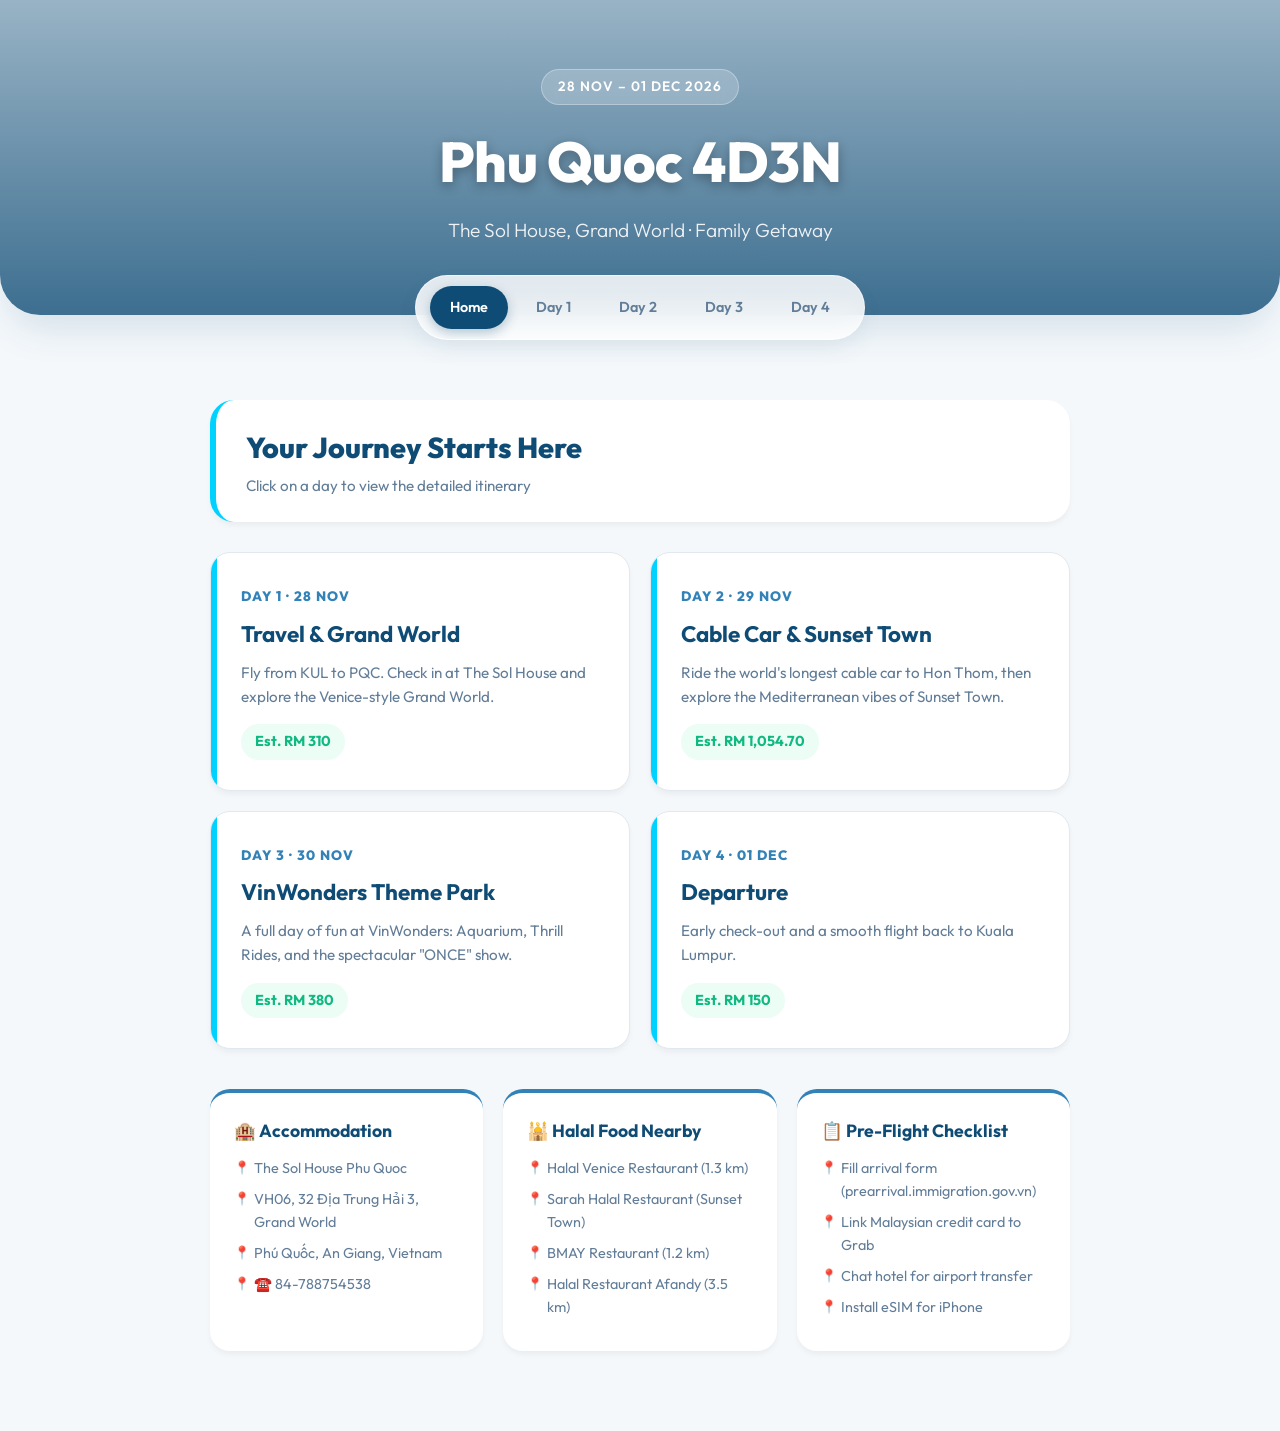
<file: index.html>
<!DOCTYPE html>
<html lang="en">
<head>
<meta charset="UTF-8">
<meta name="viewport" content="width=device-width, initial-scale=1.0">
<title>Phu Quoc 4D3N · Travel Itinerary</title>
<link rel="stylesheet" href="style.css">
<style>
  .hero { background-image: url('https://images.unsplash.com/photo-1540202404-a2f29bcb922e?q=80&w=2000&auto=format&fit=crop'); }
  .dashboard { display: grid; grid-template-columns: repeat(auto-fit, minmax(280px, 1fr)); gap: 20px; margin-top: 30px; }
  .day-link {
    background: white; border-radius: 20px; padding: 30px; text-decoration: none;
    color: var(--text); box-shadow: var(--shadow-sm); transition: all 0.3s ease;
    border: 1px solid #e2e8f0; position: relative; overflow: hidden;
  }
  .day-link:hover { transform: translateY(-5px); box-shadow: var(--shadow-lg); border-color: var(--accent); }
  .day-link::before {
    content: ''; position: absolute; top: 0; left: 0; width: 6px; height: 100%;
    background: var(--accent); transition: width 0.3s ease;
  }
  .day-link:hover::before { width: 100%; opacity: 0.05; }
  .day-link span { font-size: 0.85rem; font-weight: 800; color: var(--secondary); text-transform: uppercase; letter-spacing: 1px; }
  .day-link h3 { font-size: 1.4rem; margin: 8px 0; color: var(--primary); }
  .day-link p { color: var(--text-light); font-size: 0.95rem; }
  .day-link .cost-badge { display: inline-block; margin-top: 15px; background: #ecfdf5; color: var(--success); font-weight: 700; padding: 6px 14px; border-radius: 20px; font-size: 0.9rem; }
  .info-grid { display: grid; grid-template-columns: repeat(auto-fit, minmax(250px, 1fr)); gap: 20px; margin-top: 40px; }
  .info-box { background: white; padding: 24px; border-radius: 20px; box-shadow: var(--shadow-sm); border-top: 4px solid var(--secondary); }
  .info-box h4 { color: var(--primary); font-size: 1.1rem; margin-bottom: 12px; display: flex; align-items: center; gap: 8px; }
  .info-box ul { list-style: none; }
  .info-box li { color: var(--text-light); font-size: 0.9rem; margin-bottom: 8px; padding-left: 20px; position: relative; }
  .info-box li::before { content: '📍'; position: absolute; left: 0; font-size: 0.8rem; }
</style>
</head>
<body>

<div class="hero">
  <div class="hero-content">
    <span class="hero-badge">28 Nov – 01 Dec 2026</span>
    <h1>Phu Quoc 4D3N</h1>
    <p>The Sol House, Grand World · Family Getaway</p>
  </div>
</div>

<nav class="nav-container">
  <div class="nav-bar">
    <a href="index.html" class="active">Home</a>
    <a href="day1.html">Day 1</a>
    <a href="day2.html">Day 2</a>
    <a href="day3.html">Day 3</a>
    <a href="day4.html">Day 4</a>
  </div>
</nav>

<div class="container">
  <div class="page-header">
    <div class="page-title">
      <h2>Your Journey Starts Here</h2>
      <p>Click on a day to view the detailed itinerary</p>
    </div>
  </div>

  <div class="dashboard">
    <a href="day1.html" class="day-link">
      <span>Day 1 · 28 Nov</span>
      <h3>Travel & Grand World</h3>
      <p>Fly from KUL to PQC. Check in at The Sol House and explore the Venice-style Grand World.</p>
      <div class="cost-badge">Est. RM 310</div>
    </a>
    <a href="day2.html" class="day-link">
      <span>Day 2 · 29 Nov</span>
      <h3>Cable Car & Sunset Town</h3>
      <p>Ride the world's longest cable car to Hon Thom, then explore the Mediterranean vibes of Sunset Town.</p>
      <div class="cost-badge">Est. RM 1,054.70</div>
    </a>
    <a href="day3.html" class="day-link">
      <span>Day 3 · 30 Nov</span>
      <h3>VinWonders Theme Park</h3>
      <p>A full day of fun at VinWonders: Aquarium, Thrill Rides, and the spectacular "ONCE" show.</p>
      <div class="cost-badge">Est. RM 380</div>
    </a>
    <a href="day4.html" class="day-link">
      <span>Day 4 · 01 Dec</span>
      <h3>Departure</h3>
      <p>Early check-out and a smooth flight back to Kuala Lumpur.</p>
      <div class="cost-badge">Est. RM 150</div>
    </a>
  </div>

  <div class="info-grid">
    <div class="info-box">
      <h4>🏨 Accommodation</h4>
      <ul>
        <li>The Sol House Phu Quoc</li>
        <li>VH06, 32 Địa Trung Hải 3, Grand World</li>
        <li>Phú Quốc, An Giang, Vietnam</li>
        <li>☎️ 84-788754538</li>
      </ul>
    </div>
    <div class="info-box">
      <h4>🕌 Halal Food Nearby</h4>
      <ul>
        <li>Halal Venice Restaurant (1.3 km)</li>
        <li>Sarah Halal Restaurant (Sunset Town)</li>
        <li>BMAY Restaurant (1.2 km)</li>
        <li>Halal Restaurant Afandy (3.5 km)</li>
      </ul>
    </div>
    <div class="info-box">
      <h4>📋 Pre-Flight Checklist</h4>
      <ul>
        <li>Fill arrival form (prearrival.immigration.gov.vn)</li>
        <li>Link Malaysian credit card to Grab</li>
        <li>Chat hotel for airport transfer</li>
        <li>Install eSIM for iPhone</li>
      </ul>
    </div>
  </div>
</div>

</body>
</html>
</file>
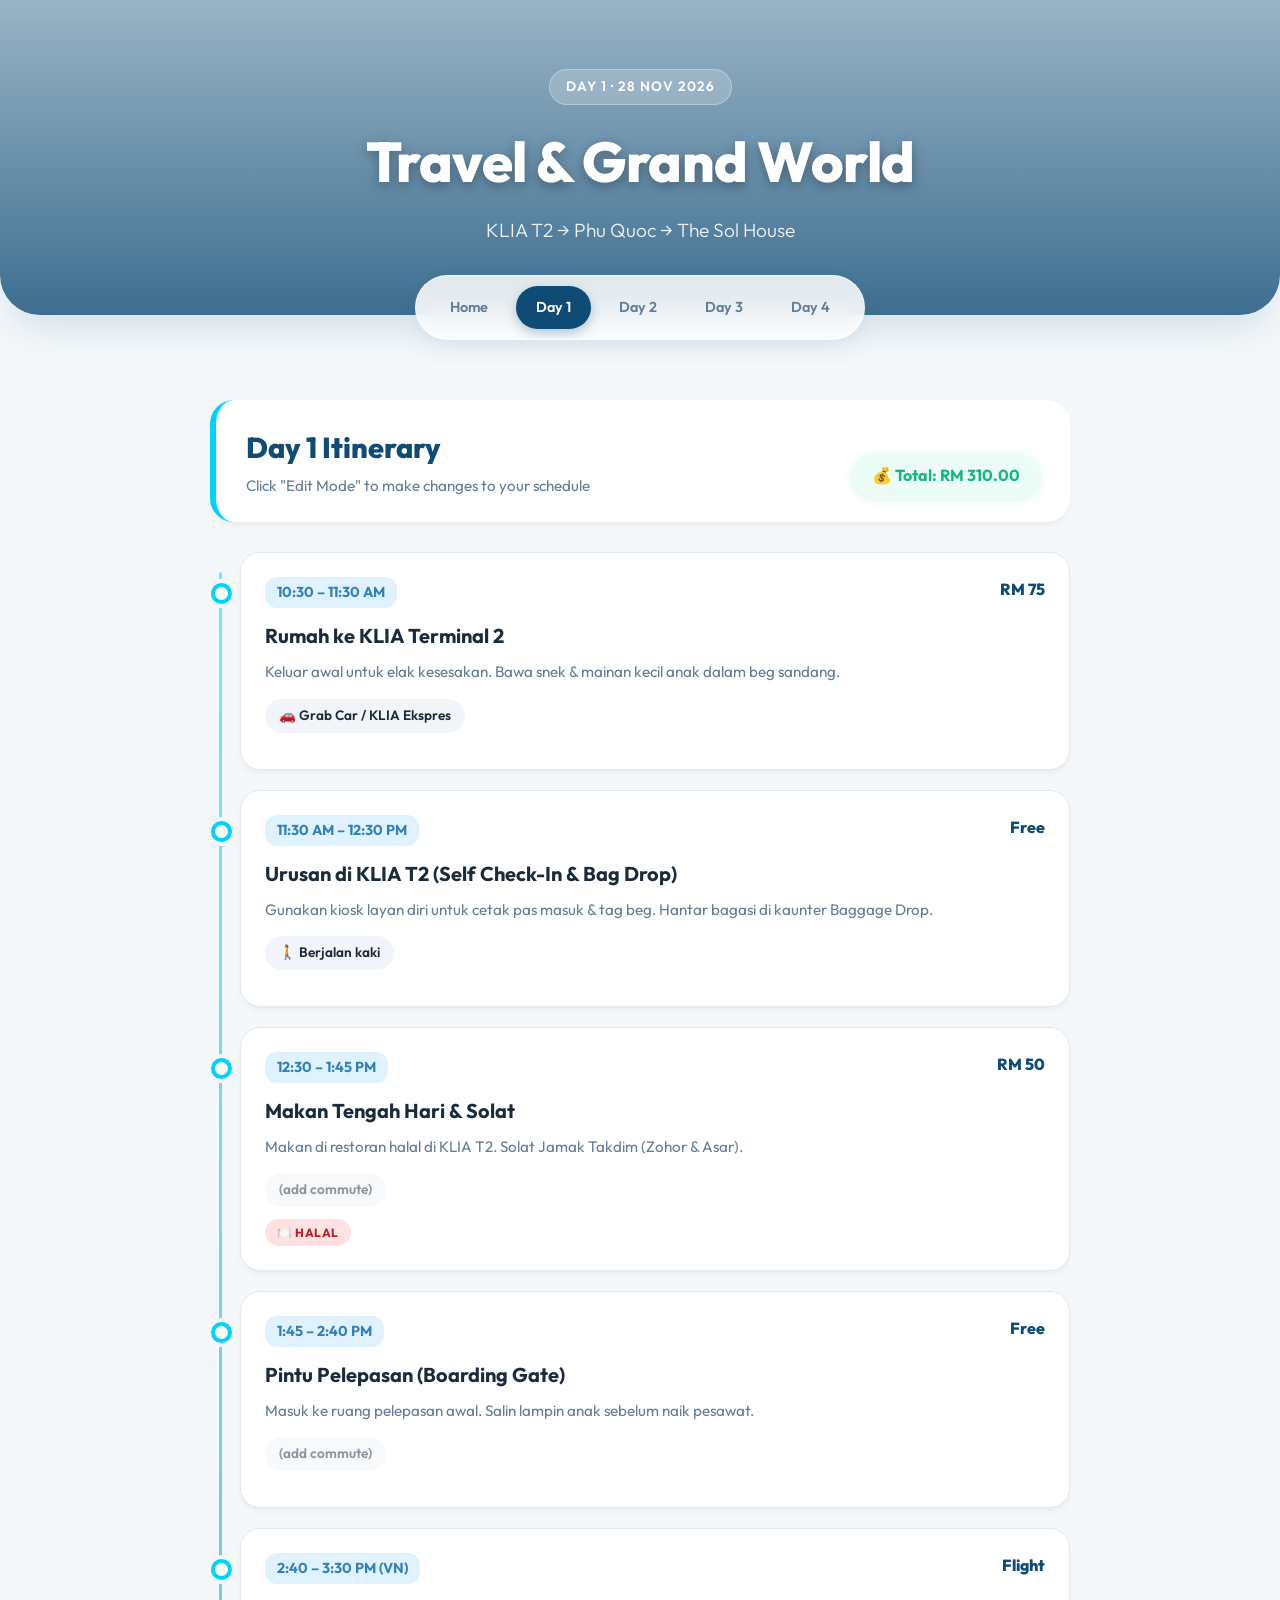
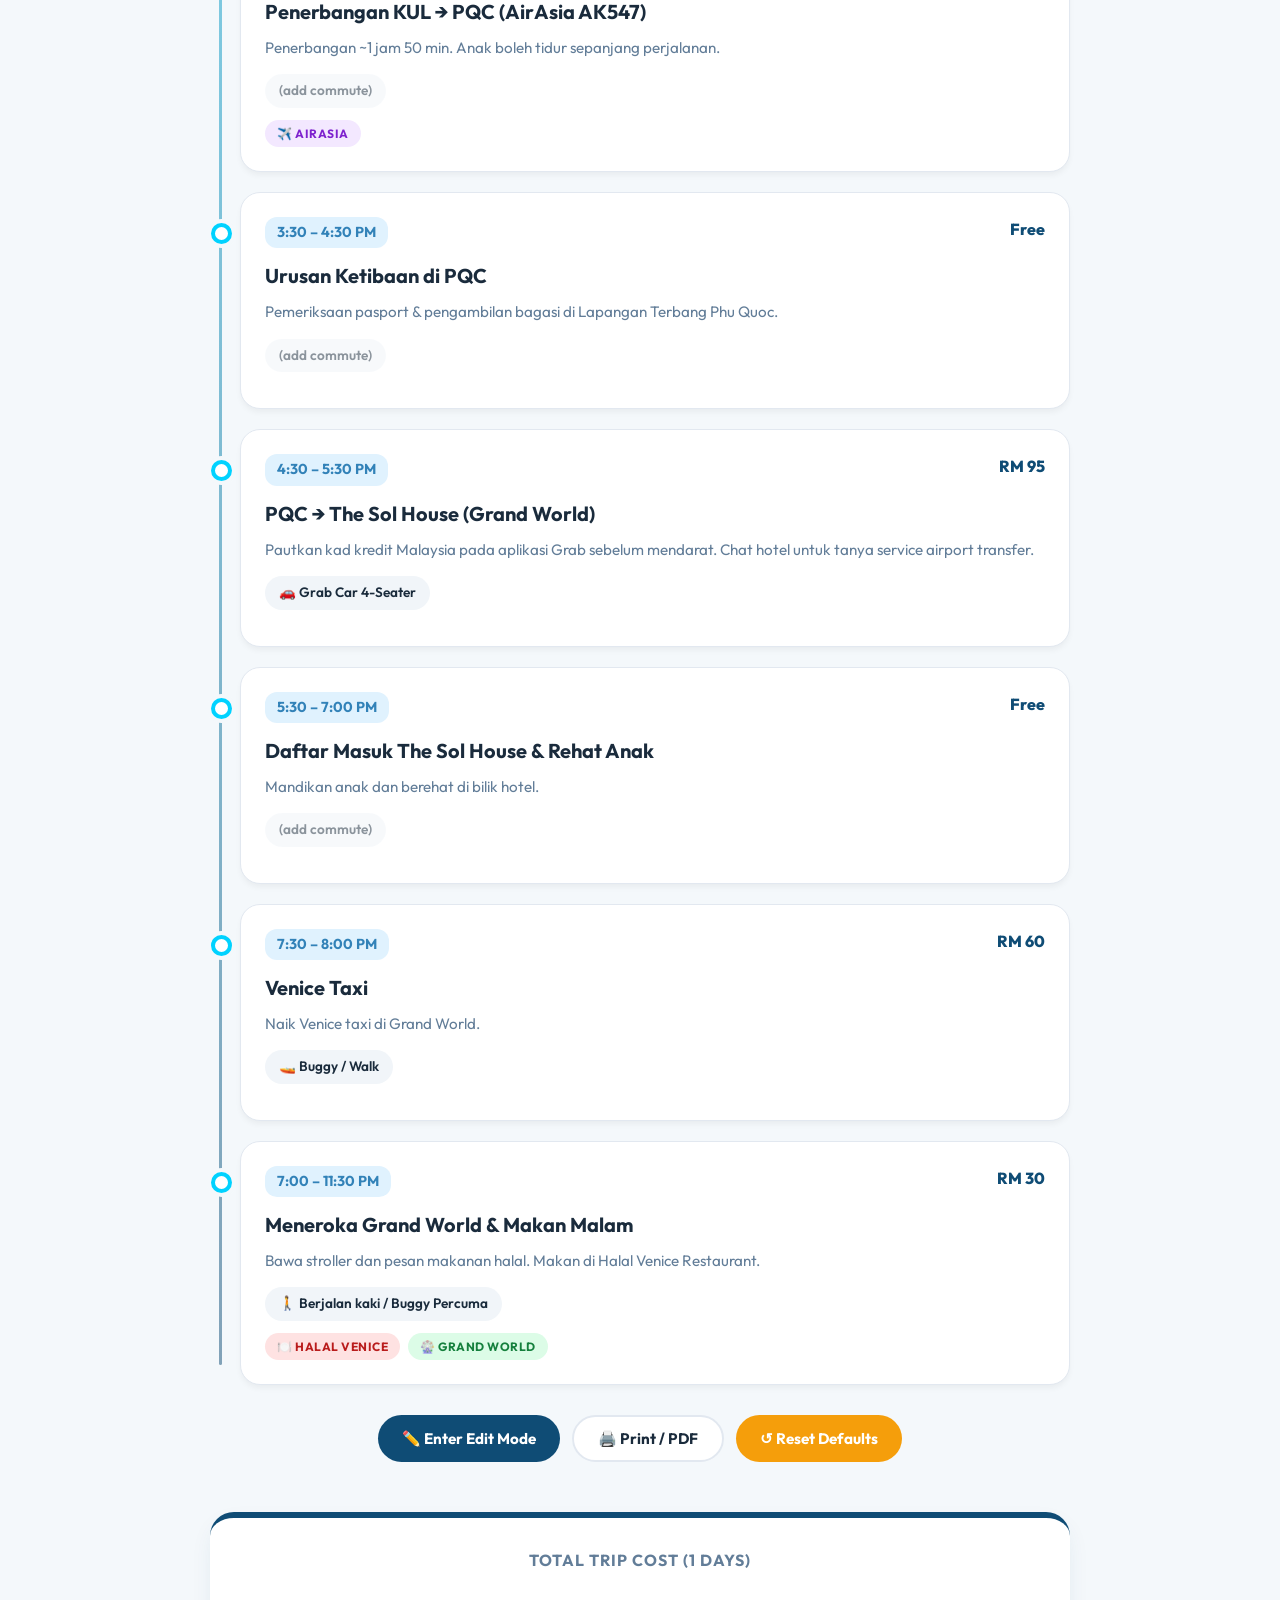
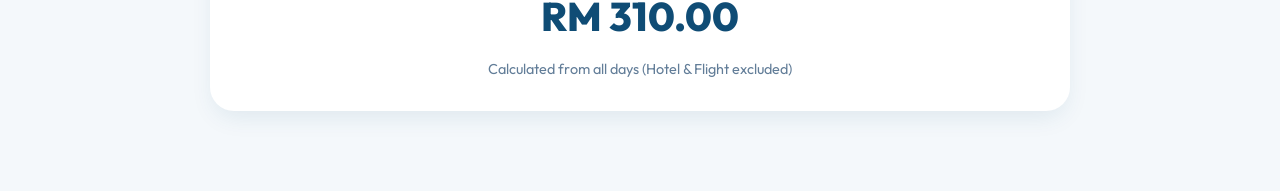
<file: day1.html>
<!DOCTYPE html>
<html lang="en">
<head>
<meta charset="UTF-8">
<meta name="viewport" content="width=device-width, initial-scale=1.0">
<title>Day 1 · Travel & Grand World</title>
<link rel="stylesheet" href="style.css">
<style>
  .hero { background-image: url('https://images.unsplash.com/photo-1559592413-7cec4d0cae2b?q=80&w=2000&auto=format&fit=crop'); }
</style>
</head>
<body>

<div class="hero">
  <div class="hero-content">
    <span class="hero-badge">Day 1 · 28 Nov 2026</span>
    <h1>Travel & Grand World</h1>
    <p>KLIA T2 → Phu Quoc → The Sol House</p>
  </div>
</div>

<nav class="nav-container">
  <div class="nav-bar">
    <a href="index.html">Home</a>
    <a href="day1.html" class="active">Day 1</a>
    <a href="day2.html">Day 2</a>
    <a href="day3.html">Day 3</a>
    <a href="day4.html">Day 4</a>
  </div>
</nav>

<div class="container">
  <div class="page-header">
    <div class="page-title">
      <h2>Day 1 Itinerary</h2>
      <p>Click "Edit Mode" to make changes to your schedule</p>
    </div>
    <div class="budget-pill" id="dayBudget">💰 Total: RM 0.00</div>
  </div>

  <div class="timeline" id="timeline"></div>

  <div class="action-bar">
    <button class="btn btn-primary" id="editBtn" onclick="toggleEdit()">✏️ Enter Edit Mode</button>
    <button class="btn btn-success" onclick="addStop()" id="addBtn" style="display:none;">➕ Add New Stop</button>
    <button class="btn btn-outline" onclick="window.print()">🖨️ Print / PDF</button>
    <button class="btn btn-warning" onclick="resetDay()">↺ Reset Defaults</button>
  </div>

  <div class="global-summary" id="globalSummary">
    <h3>Total Trip Cost (1 Days)</h3>
    <div class="total-amount" id="grandTotal">RM 0.00</div>
    <p>Calculated from all days (Hotel & Flight excluded)</p>
  </div>
</div>

<div class="toast" id="toast">✓ Saved Successfully</div>

<script>
const DAY_ID = 'day1';
const DEFAULT_STOPS = [
  {time:"10:30 – 11:30 AM", cost:"RM 75", title:"Rumah ke KLIA Terminal 2", desc:"Keluar awal untuk elak kesesakan. Bawa snek & mainan kecil anak dalam beg sandang.", commute:"🚗 Grab Car / KLIA Ekspres", tags:[]},
  {time:"11:30 AM – 12:30 PM", cost:"Free", title:"Urusan di KLIA T2 (Self Check-In & Bag Drop)", desc:"Gunakan kiosk layan diri untuk cetak pas masuk & tag beg. Hantar bagasi di kaunter Baggage Drop.", commute:"🚶 Berjalan kaki", tags:[]},
  {time:"12:30 – 1:45 PM", cost:"RM 50", title:"Makan Tengah Hari & Solat", desc:"Makan di restoran halal di KLIA T2. Solat Jamak Takdim (Zohor & Asar).", commute:"", tags:[{text:"🍽️ Halal", cls:"food"}]},
  {time:"1:45 – 2:40 PM", cost:"Free", title:"Pintu Pelepasan (Boarding Gate)", desc:"Masuk ke ruang pelepasan awal. Salin lampin anak sebelum naik pesawat.", commute:"", tags:[]},
  {time:"2:40 – 3:30 PM (VN)", cost:"Flight", title:"Penerbangan KUL → PQC (AirAsia AK547)", desc:"Penerbangan ~1 jam 50 min. Anak boleh tidur sepanjang perjalanan.", commute:"", tags:[{text:"✈️ AirAsia", cls:"transport"}]},
  {time:"3:30 – 4:30 PM", cost:"Free", title:"Urusan Ketibaan di PQC", desc:"Pemeriksaan pasport & pengambilan bagasi di Lapangan Terbang Phu Quoc.", commute:"", tags:[]},
  {time:"4:30 – 5:30 PM", cost:"RM 95", title:"PQC → The Sol House (Grand World)", desc:"Pautkan kad kredit Malaysia pada aplikasi Grab sebelum mendarat. Chat hotel untuk tanya service airport transfer.", commute:"🚗 Grab Car 4-Seater", tags:[]},
  {time:"5:30 – 7:00 PM", cost:"Free", title:"Daftar Masuk The Sol House & Rehat Anak", desc:"Mandikan anak dan berehat di bilik hotel.", commute:"", tags:[]},
  {time:"7:30 – 8:00 PM", cost:"RM 60", title:"Venice Taxi", desc:"Naik Venice taxi di Grand World.", commute:"🚤 Buggy / Walk", tags:[]},
  {time:"7:00 – 11:30 PM", cost:"RM 30", title:"Meneroka Grand World & Makan Malam", desc:"Bawa stroller dan pesan makanan halal. Makan di Halal Venice Restaurant.", commute:"🚶 Berjalan kaki / Buggy Percuma", tags:[{text:"🍽️ Halal Venice", cls:"food"},{text:"🎡 Grand World", cls:"activity"}]}
];

const STORAGE_KEY = 'pq_' + DAY_ID;
let stops = [];
let isEditing = false;
let saveTimer;

function init() {
  const saved = localStorage.getItem(STORAGE_KEY);
  stops = saved ? JSON.parse(saved) : JSON.parse(JSON.stringify(DEFAULT_STOPS));
  render();
  updateGlobalTotal();
}

function render() {
  const tl = document.getElementById('timeline');
  tl.innerHTML = stops.map((s, i) => `
    <div class="stop-card">
      <div class="stop-dot"></div>
      <div class="stop-header">
        <span class="stop-time" contenteditable="${isEditing}" data-i="${i}" data-f="time">${s.time}</span>
        <span class="stop-cost" contenteditable="${isEditing}" data-i="${i}" data-f="cost">${s.cost}</span>
      </div>
      <div class="stop-title" contenteditable="${isEditing}" data-i="${i}" data-f="title">${s.title}</div>
      <div class="stop-desc" contenteditable="${isEditing}" data-i="${i}" data-f="desc">${s.desc}</div>
      ${s.commute ? `<div class="commute-tag" contenteditable="${isEditing}" data-i="${i}" data-f="commute">${s.commute}</div>` : `<div class="commute-tag" contenteditable="${isEditing}" data-i="${i}" data-f="commute" style="opacity:0.5">(add commute)</div>`}
      
      <div class="tags-container">
        ${s.tags.map((t, j) => `
          <span class="tag ${t.cls || 'default'}">
            ${t.text}
            ${isEditing ? `<span style="cursor:pointer;margin-left:6px;color:red;" onclick="removeTag(${i},${j})">✕</span>` : ''}
          </span>
        `).join('')}
        ${isEditing ? `<span class="tag default" style="cursor:pointer;" onclick="addTag(${i})">+ Add Tag</span>` : ''}
      </div>

      <div class="stop-tools">
        <button class="tool-btn" onclick="move(${i}, -1)">↑ Up</button>
        <button class="tool-btn" onclick="move(${i}, 1)">↓ Down</button>
        <button class="tool-btn" onclick="dupe(${i})">⧉ Duplicate</button>
        <button class="tool-btn del" onclick="del(${i})">🗑 Delete</button>
      </div>
    </div>
  `).join('');

  if (isEditing) {
    document.querySelectorAll('[contenteditable="true"]').forEach(el => {
      el.addEventListener('input', (e) => {
        const i = +e.target.dataset.i;
        const f = e.target.dataset.f;
        stops[i][f] = e.target.innerText;
        autoSave();
        updateBudget();
      });
    });
  }
  updateBudget();
}

function updateBudget() {
  let total = 0;
  stops.forEach(s => {
    const match = String(s.cost).replace(/,/g, '').match(/(\d+(?:\.\d+)?)/);
    if (match) total += parseFloat(match[1]);
  });
  document.getElementById('dayBudget').innerHTML = `💰 Total: RM ${total.toFixed(2)}`;
  localStorage.setItem(STORAGE_KEY + '_total', total);
  updateGlobalTotal();
}

function updateGlobalTotal() {
  let grand = 0;
  ['day1','day2','day3','day4'].forEach(d => {
    const val = parseFloat(localStorage.getItem('pq_' + d + '_total')) || 0;
    grand += val;
  });
  const el = document.getElementById('grandTotal');
  if(el) el.innerText = `RM ${grand.toFixed(2)}`;
}

function autoSave() {
  clearTimeout(saveTimer);
  saveTimer = setTimeout(() => {
    localStorage.setItem(STORAGE_KEY, JSON.stringify(stops));
    showToast();
  }, 500);
}

function showToast() {
  const t = document.getElementById('toast');
  t.classList.add('show');
  setTimeout(() => t.classList.remove('show'), 1500);
}

function toggleEdit() {
  isEditing = !isEditing;
  document.body.classList.toggle('editing', isEditing);
  const btn = document.getElementById('editBtn');
  const addBtn = document.getElementById('addBtn');
  
  if (isEditing) {
    btn.innerHTML = '💾 Save & View Mode';
    btn.classList.replace('btn-primary', 'btn-success');
    addBtn.style.display = 'inline-flex';
  } else {
    btn.innerHTML = '✏️ Enter Edit Mode';
    btn.classList.replace('btn-success', 'btn-primary');
    addBtn.style.display = 'none';
    localStorage.setItem(STORAGE_KEY, JSON.stringify(stops));
  }
  render();
}

function addStop() {
  stops.push({time:"New Time", cost:"RM 0", title:"New Activity", desc:"Description...", commute:"", tags:[]});
  render();
  setTimeout(() => {
    const cards = document.querySelectorAll('.stop-card');
    cards[cards.length-1].scrollIntoView({behavior:'smooth', block:'center'});
  }, 50);
}

function del(i) { if(confirm('Delete this stop?')) { stops.splice(i, 1); render(); autoSave(); } }
function dupe(i) { stops.splice(i + 1, 0, JSON.parse(JSON.stringify(stops[i]))); render(); autoSave(); }
function move(i, dir) {
  const ni = i + dir;
  if(ni < 0 || ni >= stops.length) return;
  [stops[i], stops[ni]] = [stops[ni], stops[i]];
  render(); autoSave();
}
function addTag(i) {
  const text = prompt('Tag name (e.g. 🍽️ Halal):'); if(!text) return;
  const cls = prompt('Type (food / activity / transport):') || 'default';
  stops[i].tags.push({text, cls}); render(); autoSave();
}
function removeTag(i, j) { stops[i].tags.splice(j, 1); render(); autoSave(); }
function resetDay() {
  if(confirm('Reset Day 1 to defaults? Your edits will be lost.')) {
    stops = JSON.parse(JSON.stringify(DEFAULT_STOPS));
    localStorage.removeItem(STORAGE_KEY); render(); autoSave();
  }
}
init();
</script>
</body>
</html>
</file>
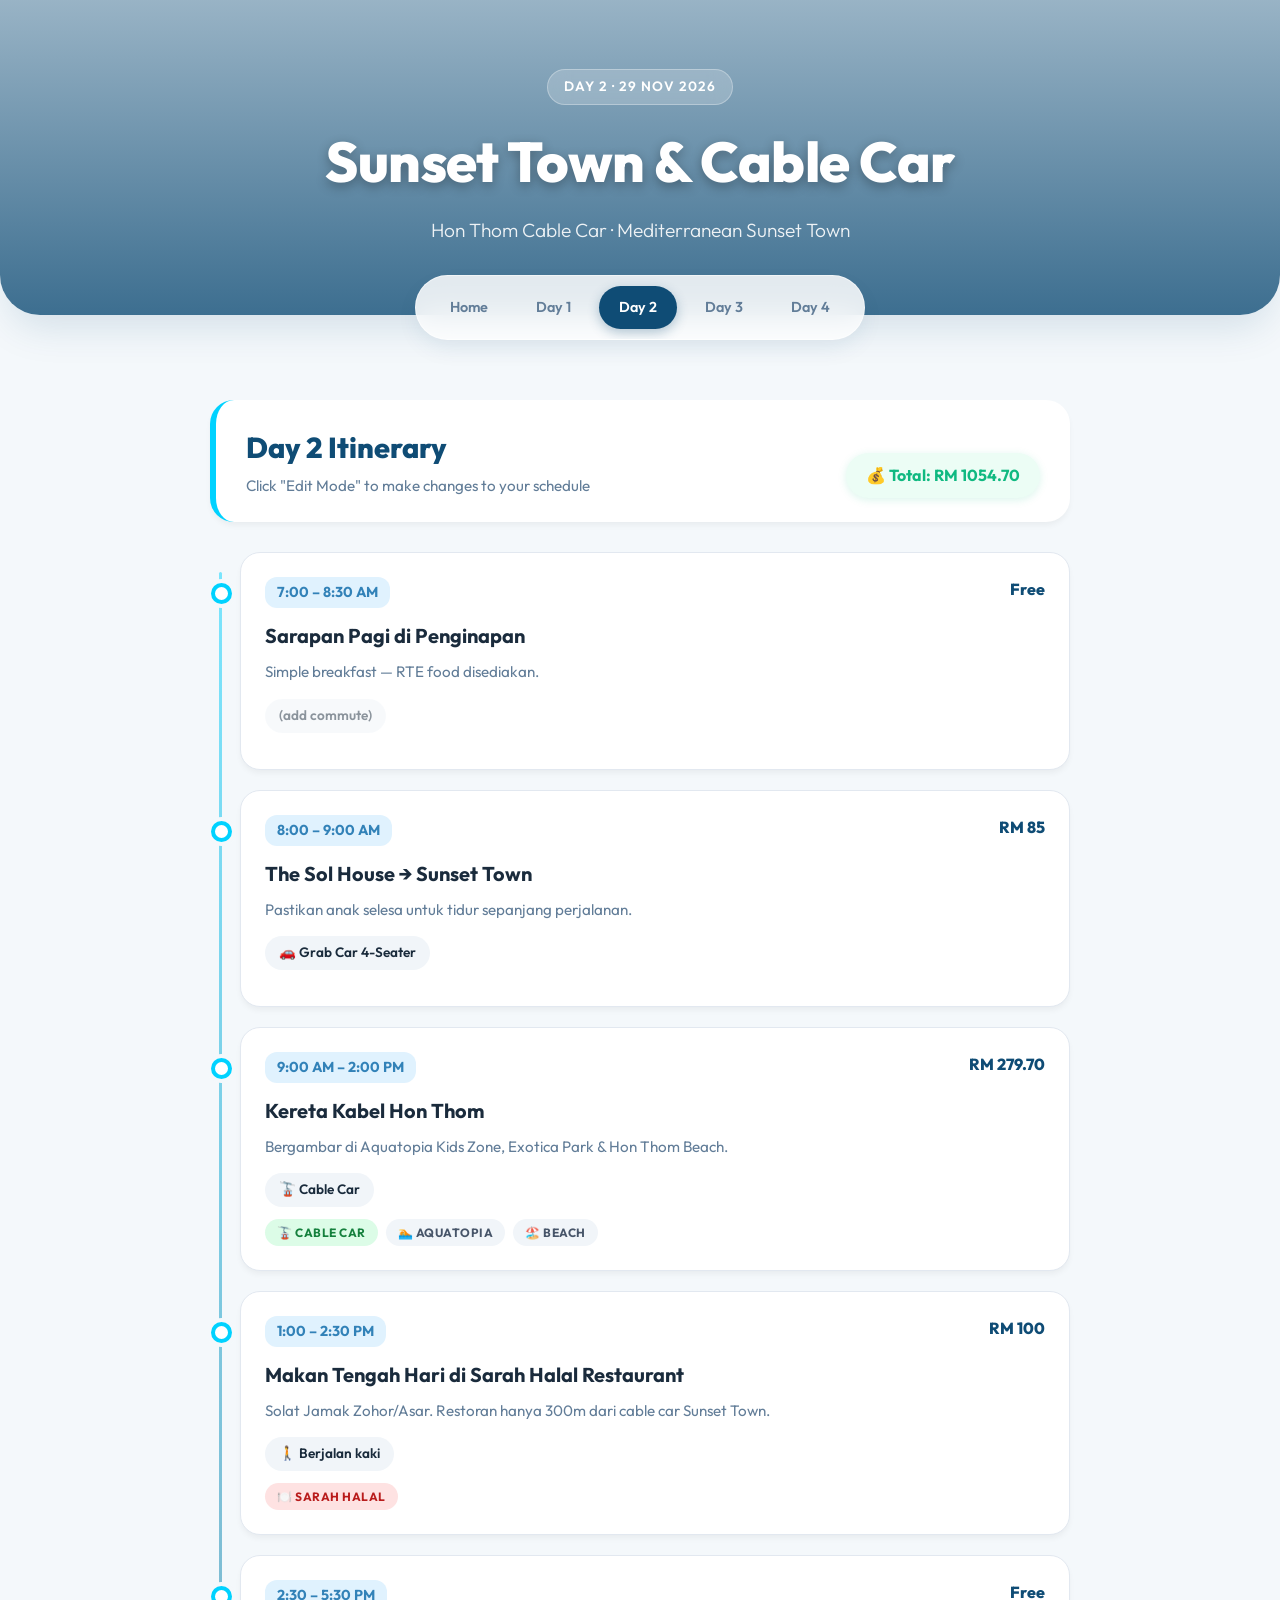
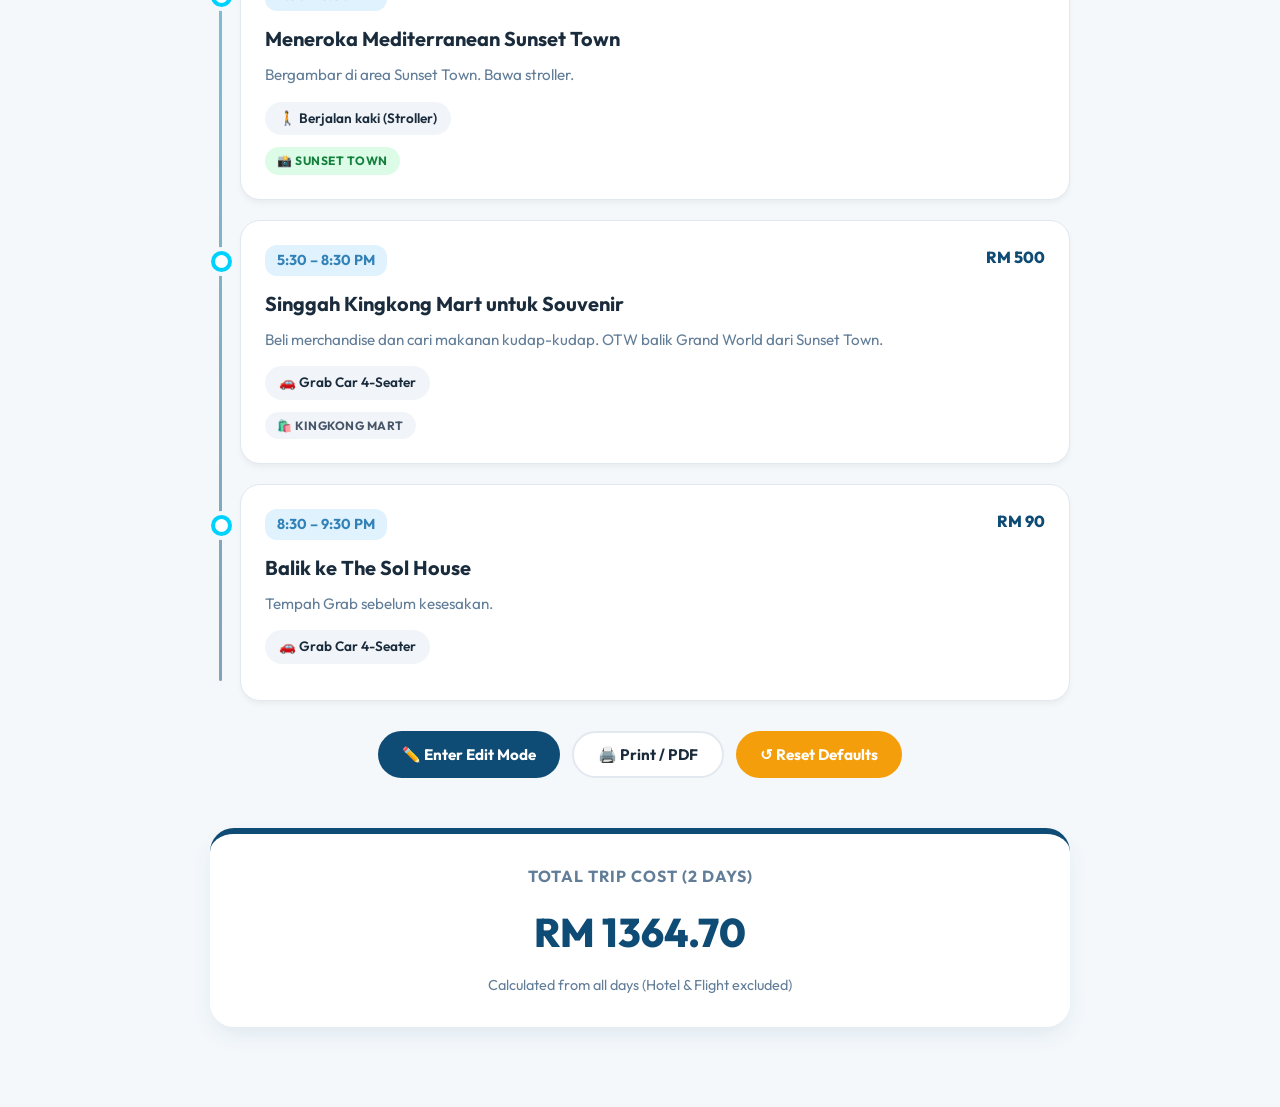
<file: day2.html>
<!DOCTYPE html>
<html lang="en">
<head>
<meta charset="UTF-8">
<meta name="viewport" content="width=device-width, initial-scale=1.0">
<title>Day 2 · Sunset Town & Cable Car</title>
<link rel="stylesheet" href="style.css">
<style>
  .hero { background-image: url('https://images.unsplash.com/photo-1629235882313-bc8f2522403d?q=80&w=2000&auto=format&fit=crop'); }
</style>
</head>
<body>

<div class="hero">
  <div class="hero-content">
    <span class="hero-badge">Day 2 · 29 Nov 2026</span>
    <h1>Sunset Town & Cable Car</h1>
    <p>Hon Thom Cable Car · Mediterranean Sunset Town</p>
  </div>
</div>

<nav class="nav-container">
  <div class="nav-bar">
    <a href="index.html">Home</a>
    <a href="day1.html">Day 1</a>
    <a href="day2.html" class="active">Day 2</a>
    <a href="day3.html">Day 3</a>
    <a href="day4.html">Day 4</a>
  </div>
</nav>

<div class="container">
  <div class="page-header">
    <div class="page-title">
      <h2>Day 2 Itinerary</h2>
      <p>Click "Edit Mode" to make changes to your schedule</p>
    </div>
    <div class="budget-pill" id="dayBudget">💰 Total: RM 0.00</div>
  </div>

  <div class="timeline" id="timeline"></div>

  <div class="action-bar">
    <button class="btn btn-primary" id="editBtn" onclick="toggleEdit()">✏️ Enter Edit Mode</button>
    <button class="btn btn-success" onclick="addStop()" id="addBtn" style="display:none;">➕ Add New Stop</button>
    <button class="btn btn-outline" onclick="window.print()">🖨️ Print / PDF</button>
    <button class="btn btn-warning" onclick="resetDay()">↺ Reset Defaults</button>
  </div>

  <div class="global-summary" id="globalSummary">
    <h3>Total Trip Cost (2 Days)</h3>
    <div class="total-amount" id="grandTotal">RM 0.00</div>
    <p>Calculated from all days (Hotel & Flight excluded)</p>
  </div>
</div>

<div class="toast" id="toast">✓ Saved Successfully</div>

<script>
const DAY_ID = 'day2';
const DEFAULT_STOPS = [
  {time:"7:00 – 8:30 AM", cost:"Free", title:"Sarapan Pagi di Penginapan", desc:"Simple breakfast — RTE food disediakan.", commute:"", tags:[]},
  {time:"8:00 – 9:00 AM", cost:"RM 85", title:"The Sol House → Sunset Town", desc:"Pastikan anak selesa untuk tidur sepanjang perjalanan.", commute:"🚗 Grab Car 4-Seater", tags:[]},
  {time:"9:00 AM – 2:00 PM", cost:"RM 279.70", title:"Kereta Kabel Hon Thom", desc:"Bergambar di Aquatopia Kids Zone, Exotica Park & Hon Thom Beach.", commute:"🚡 Cable Car", tags:[{text:"🚡 Cable Car", cls:"activity"},{text:"🏊 Aquatopia", cls:"default"},{text:"🏖️ Beach", cls:"default"}]},
  {time:"1:00 – 2:30 PM", cost:"RM 100", title:"Makan Tengah Hari di Sarah Halal Restaurant", desc:"Solat Jamak Zohor/Asar. Restoran hanya 300m dari cable car Sunset Town.", commute:"🚶 Berjalan kaki", tags:[{text:"🍽️ Sarah Halal", cls:"food"}]},
  {time:"2:30 – 5:30 PM", cost:"Free", title:"Meneroka Mediterranean Sunset Town", desc:"Bergambar di area Sunset Town. Bawa stroller.", commute:"🚶 Berjalan kaki (Stroller)", tags:[{text:"📸 Sunset Town", cls:"activity"}]},
  {time:"5:30 – 8:30 PM", cost:"RM 500", title:"Singgah Kingkong Mart untuk Souvenir", desc:"Beli merchandise dan cari makanan kudap-kudap. OTW balik Grand World dari Sunset Town.", commute:"🚗 Grab Car 4-Seater", tags:[{text:"🛍️ Kingkong Mart", cls:"default"}]},
  {time:"8:30 – 9:30 PM", cost:"RM 90", title:"Balik ke The Sol House", desc:"Tempah Grab sebelum kesesakan.", commute:"🚗 Grab Car 4-Seater", tags:[]}
];

const STORAGE_KEY = 'pq_' + DAY_ID;
let stops = [];
let isEditing = false;
let saveTimer;

function init() {
  const saved = localStorage.getItem(STORAGE_KEY);
  stops = saved ? JSON.parse(saved) : JSON.parse(JSON.stringify(DEFAULT_STOPS));
  render();
  updateGlobalTotal();
}

function render() {
  const tl = document.getElementById('timeline');
  tl.innerHTML = stops.map((s, i) => `
    <div class="stop-card">
      <div class="stop-dot"></div>
      <div class="stop-header">
        <span class="stop-time" contenteditable="${isEditing}" data-i="${i}" data-f="time">${s.time}</span>
        <span class="stop-cost" contenteditable="${isEditing}" data-i="${i}" data-f="cost">${s.cost}</span>
      </div>
      <div class="stop-title" contenteditable="${isEditing}" data-i="${i}" data-f="title">${s.title}</div>
      <div class="stop-desc" contenteditable="${isEditing}" data-i="${i}" data-f="desc">${s.desc}</div>
      ${s.commute ? `<div class="commute-tag" contenteditable="${isEditing}" data-i="${i}" data-f="commute">${s.commute}</div>` : `<div class="commute-tag" contenteditable="${isEditing}" data-i="${i}" data-f="commute" style="opacity:0.5">(add commute)</div>`}
      
      <div class="tags-container">
        ${s.tags.map((t, j) => `
          <span class="tag ${t.cls || 'default'}">
            ${t.text}
            ${isEditing ? `<span style="cursor:pointer;margin-left:6px;color:red;" onclick="removeTag(${i},${j})">✕</span>` : ''}
          </span>
        `).join('')}
        ${isEditing ? `<span class="tag default" style="cursor:pointer;" onclick="addTag(${i})">+ Add Tag</span>` : ''}
      </div>

      <div class="stop-tools">
        <button class="tool-btn" onclick="move(${i}, -1)">↑ Up</button>
        <button class="tool-btn" onclick="move(${i}, 1)">↓ Down</button>
        <button class="tool-btn" onclick="dupe(${i})">⧉ Duplicate</button>
        <button class="tool-btn del" onclick="del(${i})">🗑 Delete</button>
      </div>
    </div>
  `).join('');

  if (isEditing) {
    document.querySelectorAll('[contenteditable="true"]').forEach(el => {
      el.addEventListener('input', (e) => {
        const i = +e.target.dataset.i;
        const f = e.target.dataset.f;
        stops[i][f] = e.target.innerText;
        autoSave();
        updateBudget();
      });
    });
  }
  updateBudget();
}

function updateBudget() {
  let total = 0;
  stops.forEach(s => {
    const match = String(s.cost).replace(/,/g, '').match(/(\d+(?:\.\d+)?)/);
    if (match) total += parseFloat(match[1]);
  });
  document.getElementById('dayBudget').innerHTML = `💰 Total: RM ${total.toFixed(2)}`;
  localStorage.setItem(STORAGE_KEY + '_total', total);
  updateGlobalTotal();
}

function updateGlobalTotal() {
  let grand = 0;
  ['day1','day2','day3','day4'].forEach(d => {
    const val = parseFloat(localStorage.getItem('pq_' + d + '_total')) || 0;
    grand += val;
  });
  const el = document.getElementById('grandTotal');
  if(el) el.innerText = `RM ${grand.toFixed(2)}`;
}

function autoSave() {
  clearTimeout(saveTimer);
  saveTimer = setTimeout(() => {
    localStorage.setItem(STORAGE_KEY, JSON.stringify(stops));
    showToast();
  }, 500);
}

function showToast() {
  const t = document.getElementById('toast');
  t.classList.add('show');
  setTimeout(() => t.classList.remove('show'), 1500);
}

function toggleEdit() {
  isEditing = !isEditing;
  document.body.classList.toggle('editing', isEditing);
  const btn = document.getElementById('editBtn');
  const addBtn = document.getElementById('addBtn');
  
  if (isEditing) {
    btn.innerHTML = '💾 Save & View Mode';
    btn.classList.replace('btn-primary', 'btn-success');
    addBtn.style.display = 'inline-flex';
  } else {
    btn.innerHTML = '✏️ Enter Edit Mode';
    btn.classList.replace('btn-success', 'btn-primary');
    addBtn.style.display = 'none';
    localStorage.setItem(STORAGE_KEY, JSON.stringify(stops));
  }
  render();
}

function addStop() {
  stops.push({time:"New Time", cost:"RM 0", title:"New Activity", desc:"Description...", commute:"", tags:[]});
  render();
  setTimeout(() => {
    const cards = document.querySelectorAll('.stop-card');
    cards[cards.length-1].scrollIntoView({behavior:'smooth', block:'center'});
  }, 50);
}

function del(i) { if(confirm('Delete this stop?')) { stops.splice(i, 1); render(); autoSave(); } }
function dupe(i) { stops.splice(i + 1, 0, JSON.parse(JSON.stringify(stops[i]))); render(); autoSave(); }
function move(i, dir) {
  const ni = i + dir;
  if(ni < 0 || ni >= stops.length) return;
  [stops[i], stops[ni]] = [stops[ni], stops[i]];
  render(); autoSave();
}
function addTag(i) {
  const text = prompt('Tag name (e.g. 🍽️ Halal):'); if(!text) return;
  const cls = prompt('Type (food / activity / transport):') || 'default';
  stops[i].tags.push({text, cls}); render(); autoSave();
}
function removeTag(i, j) { stops[i].tags.splice(j, 1); render(); autoSave(); }
function resetDay() {
  if(confirm('Reset Day 2 to defaults? Your edits will be lost.')) {
    stops = JSON.parse(JSON.stringify(DEFAULT_STOPS));
    localStorage.removeItem(STORAGE_KEY); render(); autoSave();
  }
}
init();
</script>
</body>
</html>
</file>
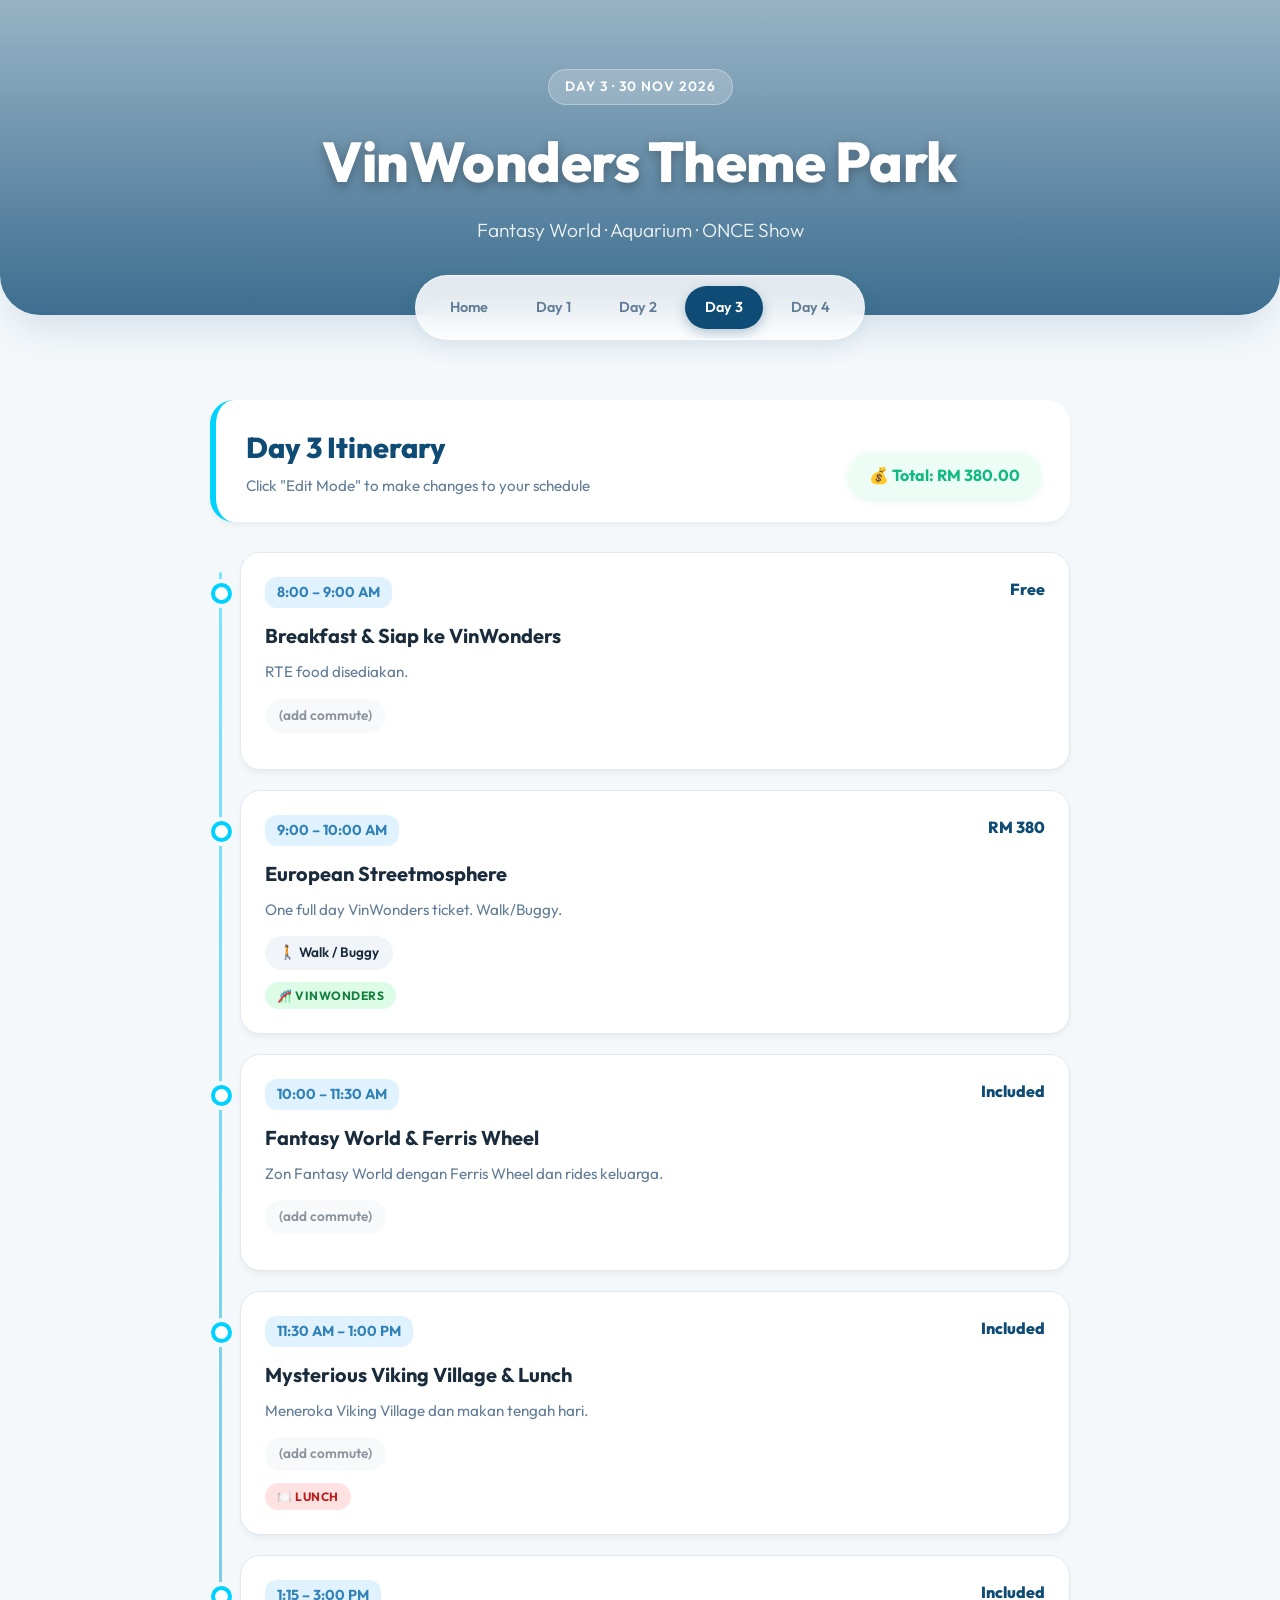
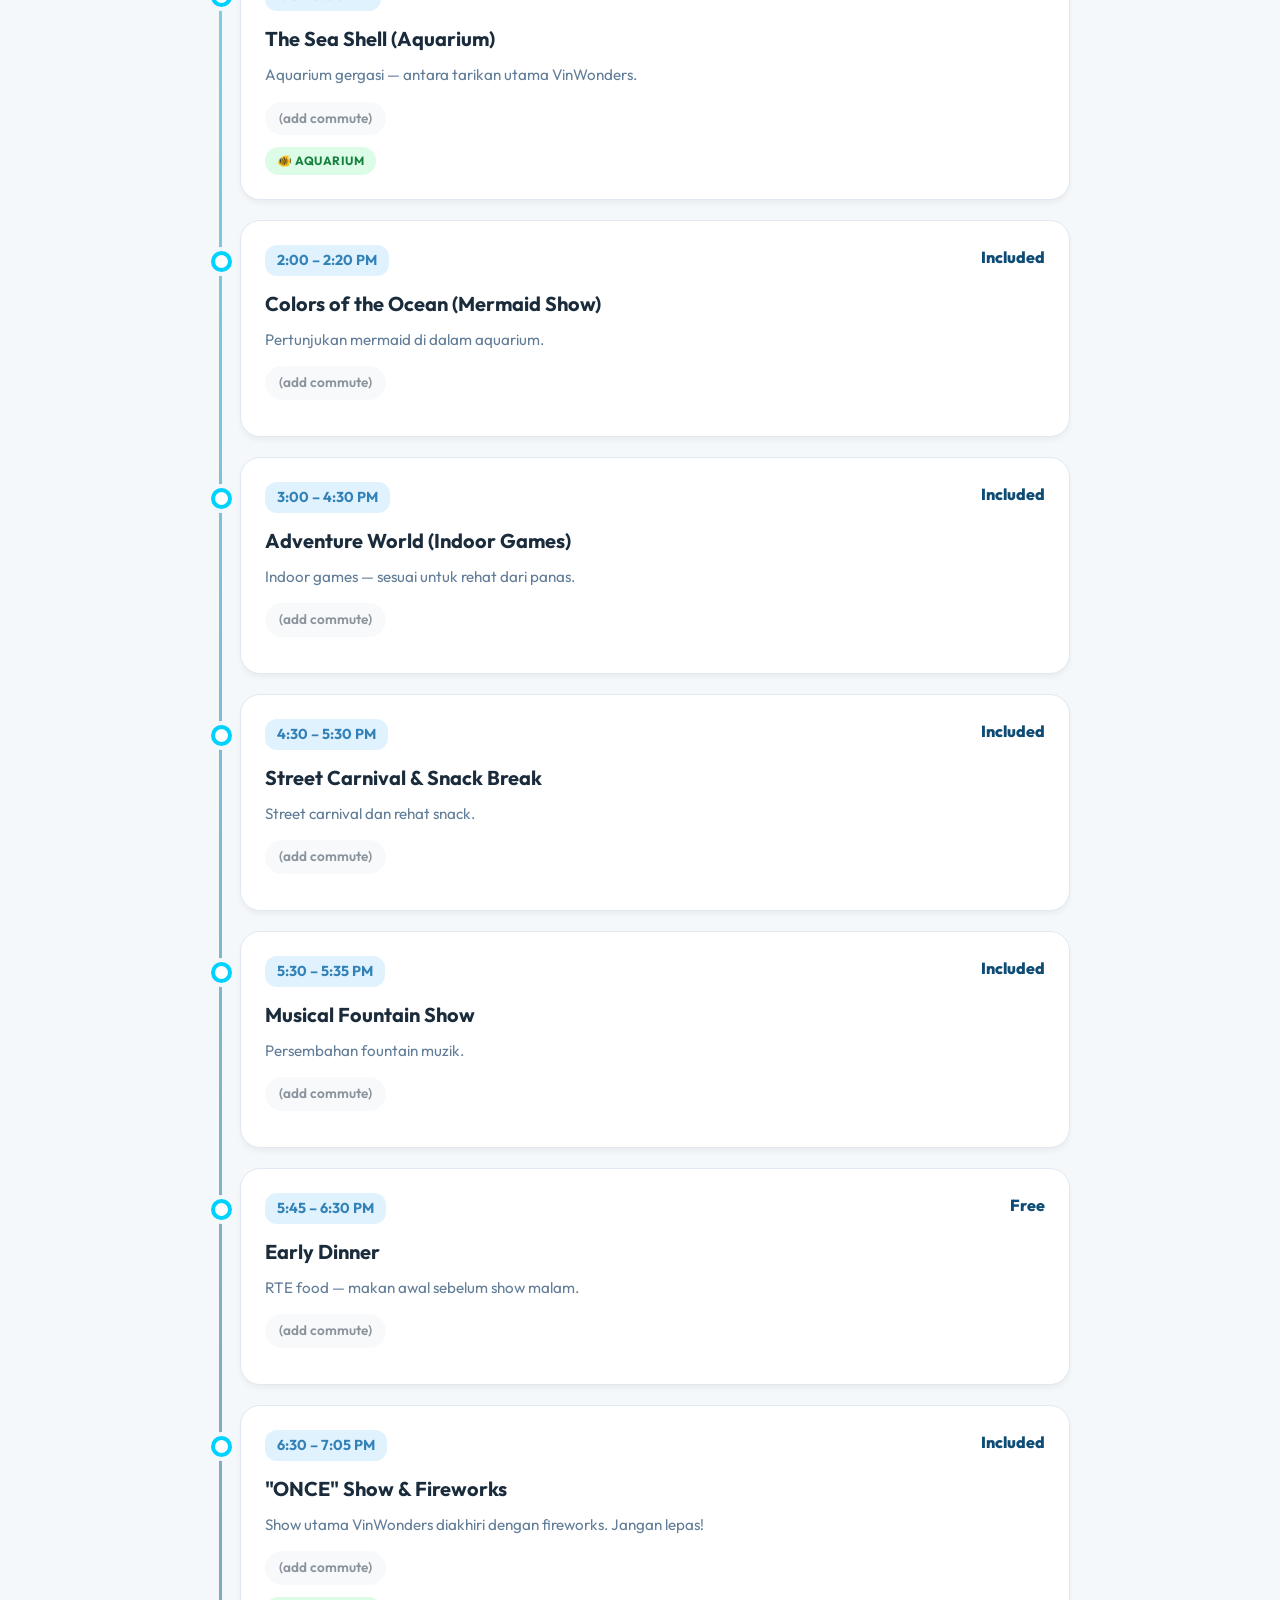
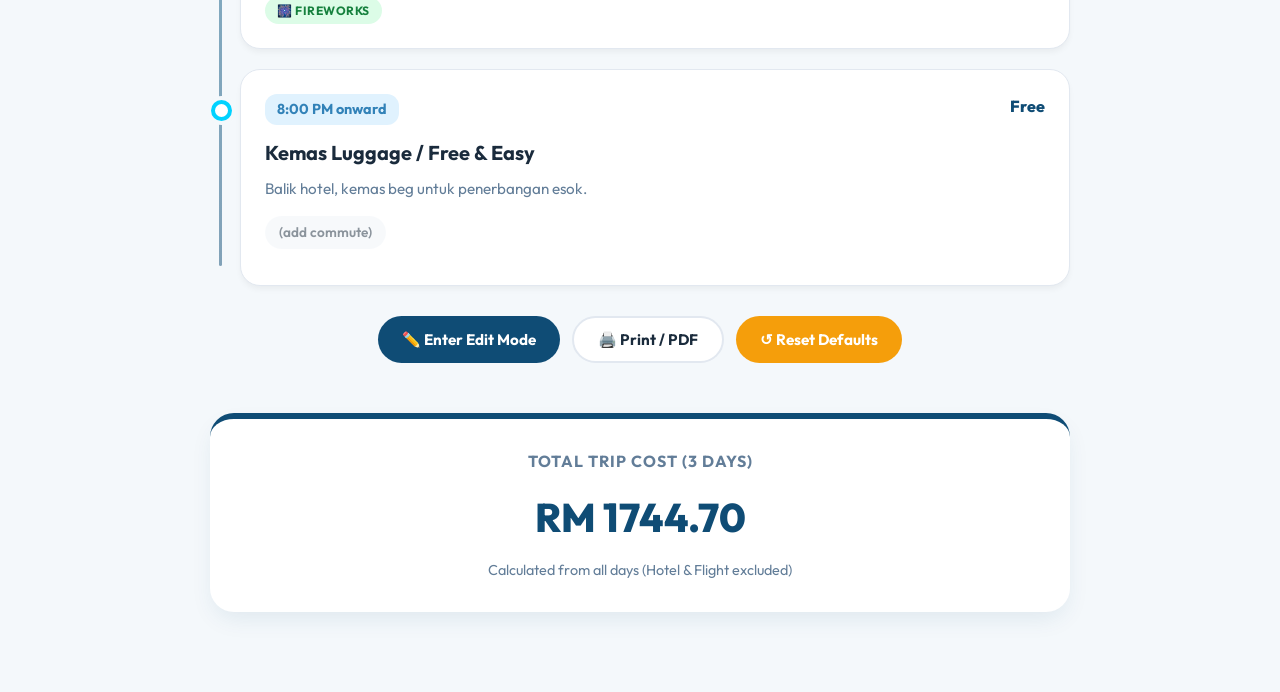
<file: day3.html>
<!DOCTYPE html>
<html lang="en">
<head>
<meta charset="UTF-8">
<meta name="viewport" content="width=device-width, initial-scale=1.0">
<title>Day 3 · VinWonders Full Day</title>
<link rel="stylesheet" href="style.css">
<style>
  .hero { background-image: url('https://images.unsplash.com/photo-1573160813959-df05c1b6fc4c?q=80&w=2000&auto=format&fit=crop'); }
</style>
</head>
<body>

<div class="hero">
  <div class="hero-content">
    <span class="hero-badge">Day 3 · 30 Nov 2026</span>
    <h1>VinWonders Theme Park</h1>
    <p>Fantasy World · Aquarium · ONCE Show</p>
  </div>
</div>

<nav class="nav-container">
  <div class="nav-bar">
    <a href="index.html">Home</a>
    <a href="day1.html">Day 1</a>
    <a href="day2.html">Day 2</a>
    <a href="day3.html" class="active">Day 3</a>
    <a href="day4.html">Day 4</a>
  </div>
</nav>

<div class="container">
  <div class="page-header">
    <div class="page-title">
      <h2>Day 3 Itinerary</h2>
      <p>Click "Edit Mode" to make changes to your schedule</p>
    </div>
    <div class="budget-pill" id="dayBudget">💰 Total: RM 0.00</div>
  </div>

  <div class="timeline" id="timeline"></div>

  <div class="action-bar">
    <button class="btn btn-primary" id="editBtn" onclick="toggleEdit()">✏️ Enter Edit Mode</button>
    <button class="btn btn-success" onclick="addStop()" id="addBtn" style="display:none;">➕ Add New Stop</button>
    <button class="btn btn-outline" onclick="window.print()">🖨️ Print / PDF</button>
    <button class="btn btn-warning" onclick="resetDay()">↺ Reset Defaults</button>
  </div>

  <div class="global-summary" id="globalSummary">
    <h3>Total Trip Cost (3 Days)</h3>
    <div class="total-amount" id="grandTotal">RM 0.00</div>
    <p>Calculated from all days (Hotel & Flight excluded)</p>
  </div>
</div>

<div class="toast" id="toast">✓ Saved Successfully</div>

<script>
const DAY_ID = 'day3';
const DEFAULT_STOPS = [
  {time:"8:00 – 9:00 AM", cost:"Free", title:"Breakfast & Siap ke VinWonders", desc:"RTE food disediakan.", commute:"", tags:[]},
  {time:"9:00 – 10:00 AM", cost:"RM 380", title:"European Streetmosphere", desc:"One full day VinWonders ticket. Walk/Buggy.", commute:"🚶 Walk / Buggy", tags:[{text:"🎢 VinWonders", cls:"activity"}]},
  {time:"10:00 – 11:30 AM", cost:"Included", title:"Fantasy World & Ferris Wheel", desc:"Zon Fantasy World dengan Ferris Wheel dan rides keluarga.", commute:"", tags:[]},
  {time:"11:30 AM – 1:00 PM", cost:"Included", title:"Mysterious Viking Village & Lunch", desc:"Meneroka Viking Village dan makan tengah hari.", commute:"", tags:[{text:"🍽️ Lunch", cls:"food"}]},
  {time:"1:15 – 3:00 PM", cost:"Included", title:"The Sea Shell (Aquarium)", desc:"Aquarium gergasi — antara tarikan utama VinWonders.", commute:"", tags:[{text:"🐠 Aquarium", cls:"activity"}]},
  {time:"2:00 – 2:20 PM", cost:"Included", title:"Colors of the Ocean (Mermaid Show)", desc:"Pertunjukan mermaid di dalam aquarium.", commute:"", tags:[]},
  {time:"3:00 – 4:30 PM", cost:"Included", title:"Adventure World (Indoor Games)", desc:"Indoor games — sesuai untuk rehat dari panas.", commute:"", tags:[]},
  {time:"4:30 – 5:30 PM", cost:"Included", title:"Street Carnival & Snack Break", desc:"Street carnival dan rehat snack.", commute:"", tags:[]},
  {time:"5:30 – 5:35 PM", cost:"Included", title:"Musical Fountain Show", desc:"Persembahan fountain muzik.", commute:"", tags:[]},
  {time:"5:45 – 6:30 PM", cost:"Free", title:"Early Dinner", desc:"RTE food — makan awal sebelum show malam.", commute:"", tags:[]},
  {time:"6:30 – 7:05 PM", cost:"Included", title:"\"ONCE\" Show & Fireworks", desc:"Show utama VinWonders diakhiri dengan fireworks. Jangan lepas!", commute:"", tags:[{text:"🎆 Fireworks", cls:"activity"}]},
  {time:"8:00 PM onward", cost:"Free", title:"Kemas Luggage / Free & Easy", desc:"Balik hotel, kemas beg untuk penerbangan esok.", commute:"", tags:[]}
];

const STORAGE_KEY = 'pq_' + DAY_ID;
let stops = [];
let isEditing = false;
let saveTimer;

function init() {
  const saved = localStorage.getItem(STORAGE_KEY);
  stops = saved ? JSON.parse(saved) : JSON.parse(JSON.stringify(DEFAULT_STOPS));
  render();
  updateGlobalTotal();
}

function render() {
  const tl = document.getElementById('timeline');
  tl.innerHTML = stops.map((s, i) => `
    <div class="stop-card">
      <div class="stop-dot"></div>
      <div class="stop-header">
        <span class="stop-time" contenteditable="${isEditing}" data-i="${i}" data-f="time">${s.time}</span>
        <span class="stop-cost" contenteditable="${isEditing}" data-i="${i}" data-f="cost">${s.cost}</span>
      </div>
      <div class="stop-title" contenteditable="${isEditing}" data-i="${i}" data-f="title">${s.title}</div>
      <div class="stop-desc" contenteditable="${isEditing}" data-i="${i}" data-f="desc">${s.desc}</div>
      ${s.commute ? `<div class="commute-tag" contenteditable="${isEditing}" data-i="${i}" data-f="commute">${s.commute}</div>` : `<div class="commute-tag" contenteditable="${isEditing}" data-i="${i}" data-f="commute" style="opacity:0.5">(add commute)</div>`}
      
      <div class="tags-container">
        ${s.tags.map((t, j) => `
          <span class="tag ${t.cls || 'default'}">
            ${t.text}
            ${isEditing ? `<span style="cursor:pointer;margin-left:6px;color:red;" onclick="removeTag(${i},${j})">✕</span>` : ''}
          </span>
        `).join('')}
        ${isEditing ? `<span class="tag default" style="cursor:pointer;" onclick="addTag(${i})">+ Add Tag</span>` : ''}
      </div>

      <div class="stop-tools">
        <button class="tool-btn" onclick="move(${i}, -1)">↑ Up</button>
        <button class="tool-btn" onclick="move(${i}, 1)">↓ Down</button>
        <button class="tool-btn" onclick="dupe(${i})">⧉ Duplicate</button>
        <button class="tool-btn del" onclick="del(${i})">🗑 Delete</button>
      </div>
    </div>
  `).join('');

  if (isEditing) {
    document.querySelectorAll('[contenteditable="true"]').forEach(el => {
      el.addEventListener('input', (e) => {
        const i = +e.target.dataset.i;
        const f = e.target.dataset.f;
        stops[i][f] = e.target.innerText;
        autoSave();
        updateBudget();
      });
    });
  }
  updateBudget();
}

function updateBudget() {
  let total = 0;
  stops.forEach(s => {
    const match = String(s.cost).replace(/,/g, '').match(/(\d+(?:\.\d+)?)/);
    if (match) total += parseFloat(match[1]);
  });
  document.getElementById('dayBudget').innerHTML = `💰 Total: RM ${total.toFixed(2)}`;
  localStorage.setItem(STORAGE_KEY + '_total', total);
  updateGlobalTotal();
}

function updateGlobalTotal() {
  let grand = 0;
  ['day1','day2','day3','day4'].forEach(d => {
    const val = parseFloat(localStorage.getItem('pq_' + d + '_total')) || 0;
    grand += val;
  });
  const el = document.getElementById('grandTotal');
  if(el) el.innerText = `RM ${grand.toFixed(2)}`;
}

function autoSave() {
  clearTimeout(saveTimer);
  saveTimer = setTimeout(() => {
    localStorage.setItem(STORAGE_KEY, JSON.stringify(stops));
    showToast();
  }, 500);
}

function showToast() {
  const t = document.getElementById('toast');
  t.classList.add('show');
  setTimeout(() => t.classList.remove('show'), 1500);
}

function toggleEdit() {
  isEditing = !isEditing;
  document.body.classList.toggle('editing', isEditing);
  const btn = document.getElementById('editBtn');
  const addBtn = document.getElementById('addBtn');
  
  if (isEditing) {
    btn.innerHTML = '💾 Save & View Mode';
    btn.classList.replace('btn-primary', 'btn-success');
    addBtn.style.display = 'inline-flex';
  } else {
    btn.innerHTML = '✏️ Enter Edit Mode';
    btn.classList.replace('btn-success', 'btn-primary');
    addBtn.style.display = 'none';
    localStorage.setItem(STORAGE_KEY, JSON.stringify(stops));
  }
  render();
}

function addStop() {
  stops.push({time:"New Time", cost:"RM 0", title:"New Activity", desc:"Description...", commute:"", tags:[]});
  render();
  setTimeout(() => {
    const cards = document.querySelectorAll('.stop-card');
    cards[cards.length-1].scrollIntoView({behavior:'smooth', block:'center'});
  }, 50);
}

function del(i) { if(confirm('Delete this stop?')) { stops.splice(i, 1); render(); autoSave(); } }
function dupe(i) { stops.splice(i + 1, 0, JSON.parse(JSON.stringify(stops[i]))); render(); autoSave(); }
function move(i, dir) {
  const ni = i + dir;
  if(ni < 0 || ni >= stops.length) return;
  [stops[i], stops[ni]] = [stops[ni], stops[i]];
  render(); autoSave();
}
function addTag(i) {
  const text = prompt('Tag name (e.g. 🍽️ Halal):'); if(!text) return;
  const cls = prompt('Type (food / activity / transport):') || 'default';
  stops[i].tags.push({text, cls}); render(); autoSave();
}
function removeTag(i, j) { stops[i].tags.splice(j, 1); render(); autoSave(); }
function resetDay() {
  if(confirm('Reset Day 3 to defaults? Your edits will be lost.')) {
    stops = JSON.parse(JSON.stringify(DEFAULT_STOPS));
    localStorage.removeItem(STORAGE_KEY); render(); autoSave();
  }
}
init();
</script>
</body>
</html>
</file>
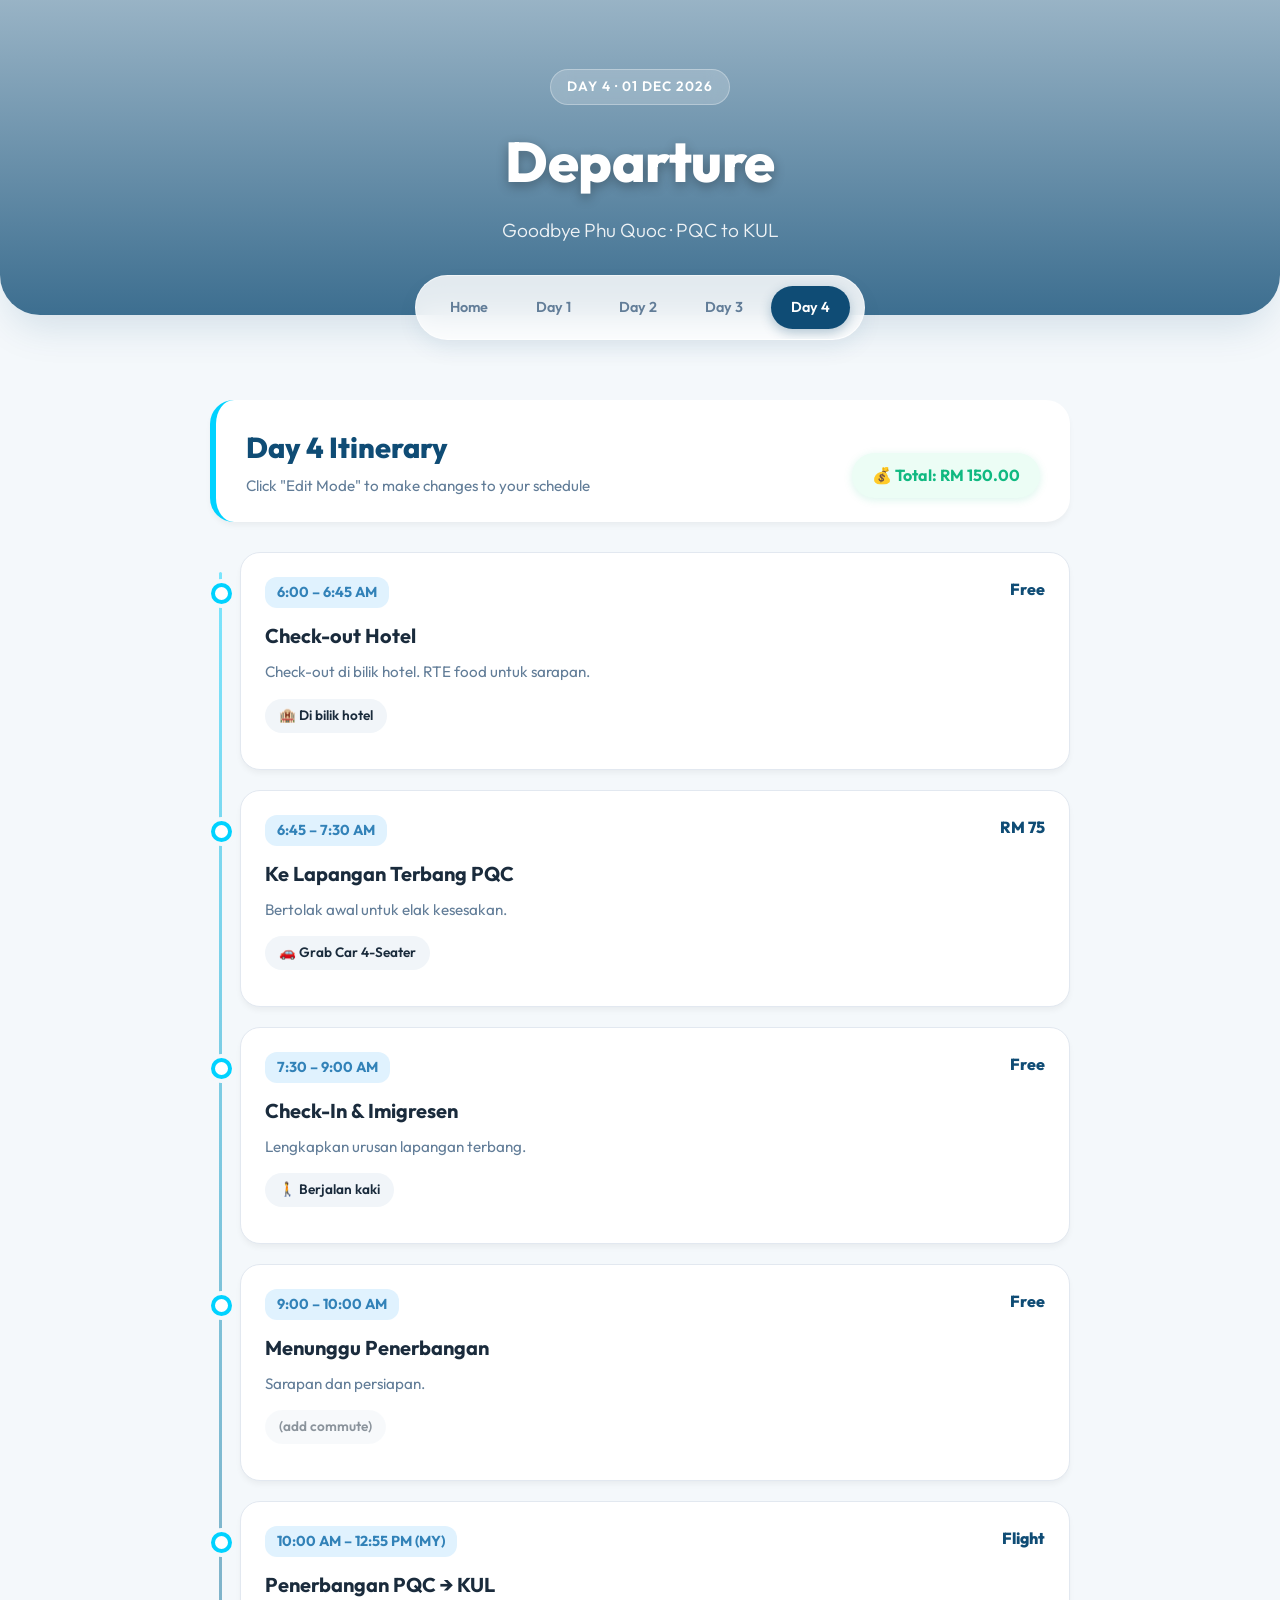
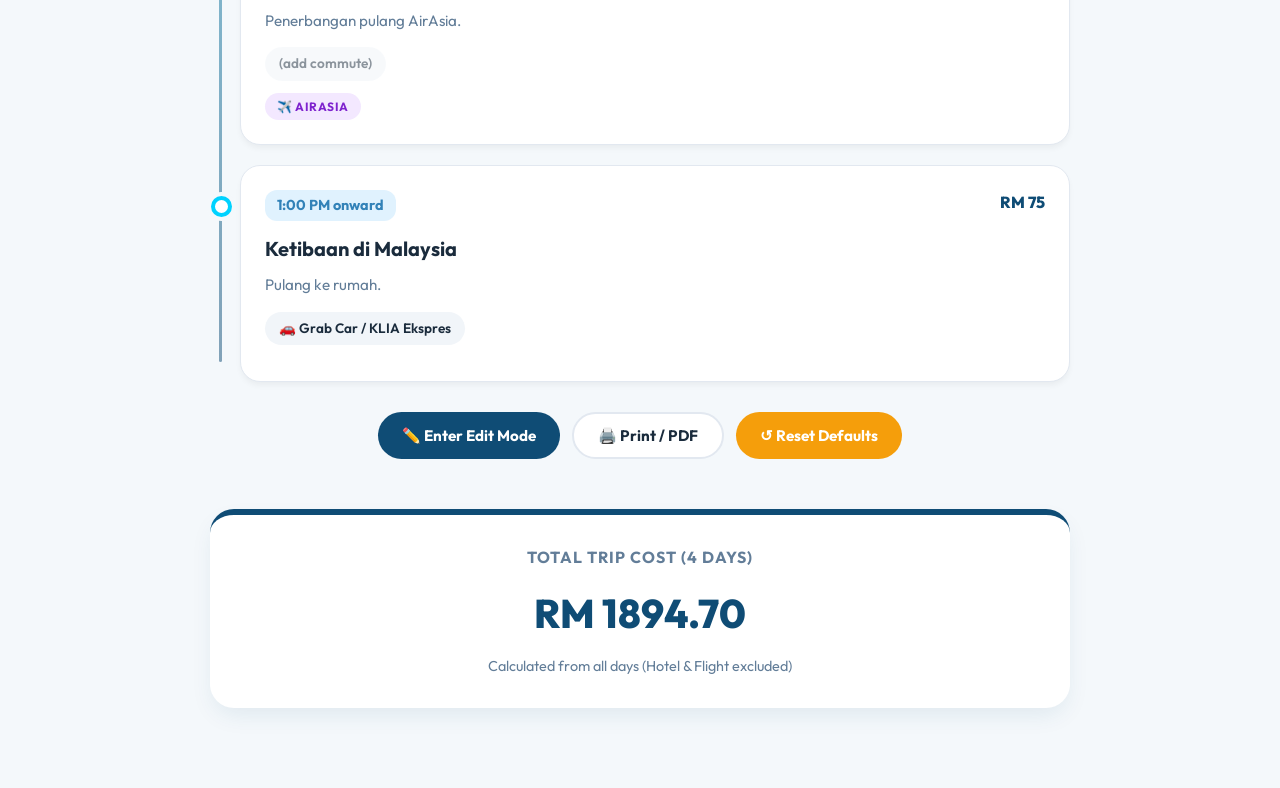
<file: day4.html>
<!DOCTYPE html>
<html lang="en">
<head>
<meta charset="UTF-8">
<meta name="viewport" content="width=device-width, initial-scale=1.0">
<title>Day 4 · Departure</title>
<link rel="stylesheet" href="style.css">
<style>
  .hero { background-image: url('https://images.unsplash.com/photo-1436491865332-7a61a109cc05?q=80&w=2000&auto=format&fit=crop'); }
</style>
</head>
<body>

<div class="hero">
  <div class="hero-content">
    <span class="hero-badge">Day 4 · 01 Dec 2026</span>
    <h1>Departure</h1>
    <p>Goodbye Phu Quoc · PQC to KUL</p>
  </div>
</div>

<nav class="nav-container">
  <div class="nav-bar">
    <a href="index.html">Home</a>
    <a href="day1.html">Day 1</a>
    <a href="day2.html">Day 2</a>
    <a href="day3.html">Day 3</a>
    <a href="day4.html" class="active">Day 4</a>
  </div>
</nav>

<div class="container">
  <div class="page-header">
    <div class="page-title">
      <h2>Day 4 Itinerary</h2>
      <p>Click "Edit Mode" to make changes to your schedule</p>
    </div>
    <div class="budget-pill" id="dayBudget">💰 Total: RM 0.00</div>
  </div>

  <div class="timeline" id="timeline"></div>

  <div class="action-bar">
    <button class="btn btn-primary" id="editBtn" onclick="toggleEdit()">✏️ Enter Edit Mode</button>
    <button class="btn btn-success" onclick="addStop()" id="addBtn" style="display:none;">➕ Add New Stop</button>
    <button class="btn btn-outline" onclick="window.print()">🖨️ Print / PDF</button>
    <button class="btn btn-warning" onclick="resetDay()">↺ Reset Defaults</button>
  </div>

  <div class="global-summary" id="globalSummary">
    <h3>Total Trip Cost (4 Days)</h3>
    <div class="total-amount" id="grandTotal">RM 0.00</div>
    <p>Calculated from all days (Hotel & Flight excluded)</p>
  </div>
</div>

<div class="toast" id="toast">✓ Saved Successfully</div>

<script>
const DAY_ID = 'day4';
const DEFAULT_STOPS = [
  {time:"6:00 – 6:45 AM", cost:"Free", title:"Check-out Hotel", desc:"Check-out di bilik hotel. RTE food untuk sarapan.", commute:"🏨 Di bilik hotel", tags:[]},
  {time:"6:45 – 7:30 AM", cost:"RM 75", title:"Ke Lapangan Terbang PQC", desc:"Bertolak awal untuk elak kesesakan.", commute:"🚗 Grab Car 4-Seater", tags:[]},
  {time:"7:30 – 9:00 AM", cost:"Free", title:"Check-In & Imigresen", desc:"Lengkapkan urusan lapangan terbang.", commute:"🚶 Berjalan kaki", tags:[]},
  {time:"9:00 – 10:00 AM", cost:"Free", title:"Menunggu Penerbangan", desc:"Sarapan dan persiapan.", commute:"", tags:[]},
  {time:"10:00 AM – 12:55 PM (MY)", cost:"Flight", title:"Penerbangan PQC → KUL", desc:"Penerbangan pulang AirAsia.", commute:"", tags:[{text:"✈️ AirAsia", cls:"transport"}]},
  {time:"1:00 PM onward", cost:"RM 75", title:"Ketibaan di Malaysia", desc:"Pulang ke rumah.", commute:"🚗 Grab Car / KLIA Ekspres", tags:[]}
];

const STORAGE_KEY = 'pq_' + DAY_ID;
let stops = [];
let isEditing = false;
let saveTimer;

function init() {
  const saved = localStorage.getItem(STORAGE_KEY);
  stops = saved ? JSON.parse(saved) : JSON.parse(JSON.stringify(DEFAULT_STOPS));
  render();
  updateGlobalTotal();
}

function render() {
  const tl = document.getElementById('timeline');
  tl.innerHTML = stops.map((s, i) => `
    <div class="stop-card">
      <div class="stop-dot"></div>
      <div class="stop-header">
        <span class="stop-time" contenteditable="${isEditing}" data-i="${i}" data-f="time">${s.time}</span>
        <span class="stop-cost" contenteditable="${isEditing}" data-i="${i}" data-f="cost">${s.cost}</span>
      </div>
      <div class="stop-title" contenteditable="${isEditing}" data-i="${i}" data-f="title">${s.title}</div>
      <div class="stop-desc" contenteditable="${isEditing}" data-i="${i}" data-f="desc">${s.desc}</div>
      ${s.commute ? `<div class="commute-tag" contenteditable="${isEditing}" data-i="${i}" data-f="commute">${s.commute}</div>` : `<div class="commute-tag" contenteditable="${isEditing}" data-i="${i}" data-f="commute" style="opacity:0.5">(add commute)</div>`}
      
      <div class="tags-container">
        ${s.tags.map((t, j) => `
          <span class="tag ${t.cls || 'default'}">
            ${t.text}
            ${isEditing ? `<span style="cursor:pointer;margin-left:6px;color:red;" onclick="removeTag(${i},${j})">✕</span>` : ''}
          </span>
        `).join('')}
        ${isEditing ? `<span class="tag default" style="cursor:pointer;" onclick="addTag(${i})">+ Add Tag</span>` : ''}
      </div>

      <div class="stop-tools">
        <button class="tool-btn" onclick="move(${i}, -1)">↑ Up</button>
        <button class="tool-btn" onclick="move(${i}, 1)">↓ Down</button>
        <button class="tool-btn" onclick="dupe(${i})">⧉ Duplicate</button>
        <button class="tool-btn del" onclick="del(${i})">🗑 Delete</button>
      </div>
    </div>
  `).join('');

  if (isEditing) {
    document.querySelectorAll('[contenteditable="true"]').forEach(el => {
      el.addEventListener('input', (e) => {
        const i = +e.target.dataset.i;
        const f = e.target.dataset.f;
        stops[i][f] = e.target.innerText;
        autoSave();
        updateBudget();
      });
    });
  }
  updateBudget();
}

function updateBudget() {
  let total = 0;
  stops.forEach(s => {
    const match = String(s.cost).replace(/,/g, '').match(/(\d+(?:\.\d+)?)/);
    if (match) total += parseFloat(match[1]);
  });
  document.getElementById('dayBudget').innerHTML = `💰 Total: RM ${total.toFixed(2)}`;
  localStorage.setItem(STORAGE_KEY + '_total', total);
  updateGlobalTotal();
}

function updateGlobalTotal() {
  let grand = 0;
  ['day1','day2','day3','day4'].forEach(d => {
    const val = parseFloat(localStorage.getItem('pq_' + d + '_total')) || 0;
    grand += val;
  });
  const el = document.getElementById('grandTotal');
  if(el) el.innerText = `RM ${grand.toFixed(2)}`;
}

function autoSave() {
  clearTimeout(saveTimer);
  saveTimer = setTimeout(() => {
    localStorage.setItem(STORAGE_KEY, JSON.stringify(stops));
    showToast();
  }, 500);
}

function showToast() {
  const t = document.getElementById('toast');
  t.classList.add('show');
  setTimeout(() => t.classList.remove('show'), 1500);
}

function toggleEdit() {
  isEditing = !isEditing;
  document.body.classList.toggle('editing', isEditing);
  const btn = document.getElementById('editBtn');
  const addBtn = document.getElementById('addBtn');
  
  if (isEditing) {
    btn.innerHTML = '💾 Save & View Mode';
    btn.classList.replace('btn-primary', 'btn-success');
    addBtn.style.display = 'inline-flex';
  } else {
    btn.innerHTML = '✏️ Enter Edit Mode';
    btn.classList.replace('btn-success', 'btn-primary');
    addBtn.style.display = 'none';
    localStorage.setItem(STORAGE_KEY, JSON.stringify(stops));
  }
  render();
}

function addStop() {
  stops.push({time:"New Time", cost:"RM 0", title:"New Activity", desc:"Description...", commute:"", tags:[]});
  render();
  setTimeout(() => {
    const cards = document.querySelectorAll('.stop-card');
    cards[cards.length-1].scrollIntoView({behavior:'smooth', block:'center'});
  }, 50);
}

function del(i) { if(confirm('Delete this stop?')) { stops.splice(i, 1); render(); autoSave(); } }
function dupe(i) { stops.splice(i + 1, 0, JSON.parse(JSON.stringify(stops[i]))); render(); autoSave(); }
function move(i, dir) {
  const ni = i + dir;
  if(ni < 0 || ni >= stops.length) return;
  [stops[i], stops[ni]] = [stops[ni], stops[i]];
  render(); autoSave();
}
function addTag(i) {
  const text = prompt('Tag name (e.g. 🍽️ Halal):'); if(!text) return;
  const cls = prompt('Type (food / activity / transport):') || 'default';
  stops[i].tags.push({text, cls}); render(); autoSave();
}
function removeTag(i, j) { stops[i].tags.splice(j, 1); render(); autoSave(); }
function resetDay() {
  if(confirm('Reset Day 4 to defaults? Your edits will be lost.')) {
    stops = JSON.parse(JSON.stringify(DEFAULT_STOPS));
    localStorage.removeItem(STORAGE_KEY); render(); autoSave();
  }
}
init();
</script>
</body>
</html>
</file>
<file: style.css>
@import url('https://fonts.googleapis.com/css2?family=Outfit:wght@300;400;600;700;800&display=swap');

:root {
  --primary: #0f4c75;
  --secondary: #3282b8;
  --accent: #00d2ff;
  --bg: #f4f8fb;
  --card: #ffffff;
  --text: #1a2b3c;
  --text-light: #627d98;
  --success: #10b981;
  --danger: #ef4444;
  --warning: #f59e0b;
  --font: 'Outfit', sans-serif;
  --shadow-sm: 0 4px 6px -1px rgba(0, 0, 0, 0.05);
  --shadow-md: 0 10px 25px -5px rgba(15, 76, 117, 0.1);
  --shadow-lg: 0 20px 40px -10px rgba(15, 76, 117, 0.15);
}

* { box-sizing: border-box; margin: 0; padding: 0; }

body {
  font-family: var(--font);
  background-color: var(--bg);
  color: var(--text);
  line-height: 1.6;
  -webkit-font-smoothing: antialiased;
  padding-bottom: 80px;
}

/* --- HERO HEADER --- */
.hero {
  height: 35vh;
  min-height: 280px;
  position: relative;
  display: flex;
  align-items: center;
  justify-content: center;
  text-align: center;
  color: white;
  background-size: cover;
  background-position: center;
  border-radius: 0 0 40px 40px;
  box-shadow: var(--shadow-lg);
  overflow: hidden;
  margin-bottom: -40px;
  z-index: 1;
}
.hero::before {
  content: '';
  position: absolute;
  inset: 0;
  background: linear-gradient(to bottom, rgba(15,76,117,0.4), rgba(15,76,117,0.8));
  z-index: -1;
}
.hero-content {
  padding: 20px;
  animation: slideUp 0.8s ease-out;
}
.hero-badge {
  display: inline-block;
  background: rgba(255, 255, 255, 0.2);
  backdrop-filter: blur(10px);
  padding: 6px 16px;
  border-radius: 30px;
  font-size: 0.85rem;
  font-weight: 600;
  letter-spacing: 1px;
  text-transform: uppercase;
  margin-bottom: 12px;
  border: 1px solid rgba(255,255,255,0.3);
}
.hero h1 {
  font-size: clamp(2rem, 5vw, 3.5rem);
  font-weight: 800;
  letter-spacing: -0.5px;
  margin-bottom: 8px;
  text-shadow: 0 4px 12px rgba(0,0,0,0.3);
}
.hero p {
  font-size: clamp(1rem, 2vw, 1.2rem);
  opacity: 0.9;
  font-weight: 300;
}

/* --- NAVIGATION --- */
.nav-container {
  position: sticky;
  top: 20px;
  z-index: 100;
  display: flex;
  justify-content: center;
  padding: 0 20px;
}
.nav-bar {
  display: flex;
  gap: 8px;
  background: rgba(255, 255, 255, 0.85);
  backdrop-filter: blur(16px);
  padding: 10px 14px;
  border-radius: 50px;
  box-shadow: var(--shadow-md);
  border: 1px solid rgba(255,255,255,0.5);
  overflow-x: auto;
  max-width: 100%;
}
.nav-bar a {
  text-decoration: none;
  color: var(--text-light);
  font-weight: 600;
  font-size: 0.9rem;
  padding: 10px 20px;
  border-radius: 30px;
  transition: all 0.3s ease;
  white-space: nowrap;
}
.nav-bar a:hover { background: #e2e8f0; color: var(--primary); }
.nav-bar a.active {
  background: var(--primary);
  color: white;
  box-shadow: 0 4px 12px rgba(15, 76, 117, 0.3);
}

/* --- MAIN LAYOUT --- */
.container {
  max-width: 900px;
  margin: 60px auto 0;
  padding: 0 20px;
  position: relative;
  z-index: 2;
}
.page-header {
  display: flex;
  justify-content: space-between;
  align-items: flex-end;
  margin-bottom: 30px;
  flex-wrap: wrap;
  gap: 15px;
  background: white;
  padding: 24px 30px;
  border-radius: 24px;
  box-shadow: var(--shadow-sm);
  border-left: 6px solid var(--accent);
}
.page-title h2 {
  font-size: 1.8rem;
  color: var(--primary);
  font-weight: 800;
  margin-bottom: 4px;
}
.page-title p { color: var(--text-light); font-size: 0.95rem; }
.budget-pill {
  background: #ecfdf5;
  color: var(--success);
  font-weight: 700;
  padding: 10px 20px;
  border-radius: 30px;
  font-size: 1rem;
  display: flex;
  align-items: center;
  gap: 8px;
  box-shadow: 0 2px 8px rgba(16, 185, 129, 0.15);
}

/* --- TIMELINE CARDS --- */
.timeline {
  position: relative;
  padding-left: 30px;
}
.timeline::before {
  content: '';
  position: absolute;
  left: 9px;
  top: 20px;
  bottom: 20px;
  width: 3px;
  background: linear-gradient(to bottom, var(--accent), var(--primary));
  border-radius: 3px;
  opacity: 0.5;
}
.stop-card {
  background: var(--card);
  border-radius: 20px;
  padding: 24px;
  margin-bottom: 20px;
  position: relative;
  box-shadow: var(--shadow-sm);
  transition: transform 0.2s ease, box-shadow 0.2s ease;
  border: 1px solid #e2e8f0;
}
.stop-card:hover {
  transform: translateY(-2px);
  box-shadow: var(--shadow-md);
}
.stop-dot {
  position: absolute;
  left: -30px;
  top: 30px;
  width: 21px;
  height: 21px;
  background: white;
  border: 4px solid var(--accent);
  border-radius: 50%;
  box-shadow: 0 0 0 4px var(--bg);
}
.stop-header {
  display: flex;
  justify-content: space-between;
  align-items: flex-start;
  gap: 10px;
  margin-bottom: 12px;
  flex-wrap: wrap;
}
.stop-time {
  font-weight: 700;
  color: var(--secondary);
  font-size: 0.9rem;
  background: #e0f2fe;
  padding: 4px 12px;
  border-radius: 12px;
}
.stop-cost {
  font-weight: 800;
  color: var(--primary);
  font-size: 1rem;
}
.stop-title {
  font-size: 1.25rem;
  font-weight: 700;
  color: var(--text);
  margin-bottom: 8px;
}
.stop-desc {
  color: var(--text-light);
  font-size: 0.95rem;
  margin-bottom: 14px;
}
.commute-tag {
  display: inline-flex;
  align-items: center;
  gap: 6px;
  background: #f1f5f9;
  color: var(--text);
  font-size: 0.85rem;
  padding: 6px 14px;
  border-radius: 20px;
  font-weight: 600;
}
.tags-container { display: flex; gap: 8px; flex-wrap: wrap; margin-top: 12px; }
.tag {
  font-size: 0.75rem;
  font-weight: 700;
  padding: 4px 12px;
  border-radius: 20px;
  text-transform: uppercase;
  letter-spacing: 0.5px;
}
.tag.food { background: #fee2e2; color: #b91c1c; }
.tag.activity { background: #dcfce7; color: #15803d; }
.tag.transport { background: #f3e8ff; color: #7e22ce; }
.tag.default { background: #f1f5f9; color: #475569; }

/* --- EDITING STYLES --- */
body.editing .stop-card {
  border: 2px dashed #cbd5e1;
  background: #f8fafc;
}
body.editing [contenteditable="true"] {
  outline: none;
  border-bottom: 2px dashed var(--accent);
  transition: all 0.2s;
  cursor: text;
}
body.editing [contenteditable="true"]:hover {
  background: white;
  border-bottom: 2px solid var(--primary);
}
body.editing [contenteditable="true"]:focus {
  background: white;
  border-bottom: 2px solid var(--primary);
  box-shadow: 0 4px 10px rgba(0,0,0,0.05);
}
.stop-tools { display: none; gap: 8px; margin-top: 16px; padding-top: 16px; border-top: 1px solid #e2e8f0; }
body.editing .stop-tools { display: flex; flex-wrap: wrap; }
.tool-btn {
  background: white; border: 1px solid #cbd5e1; color: var(--text-light);
  padding: 6px 12px; border-radius: 8px; font-size: 0.8rem; font-weight: 600;
  cursor: pointer; transition: all 0.2s;
}
.tool-btn:hover { background: #f1f5f9; color: var(--text); }
.tool-btn.del:hover { background: #fef2f2; color: var(--danger); border-color: #fca5a5; }

/* --- ACTION BAR --- */
.action-bar {
  display: flex; flex-wrap: wrap; gap: 12px; justify-content: center; margin-top: 30px;
}
.btn {
  display: inline-flex; align-items: center; gap: 8px; border: none;
  padding: 12px 24px; border-radius: 30px; font-weight: 700; font-size: 0.95rem;
  cursor: pointer; transition: all 0.3s ease; font-family: var(--font);
}
.btn:hover { transform: translateY(-2px); box-shadow: var(--shadow-md); }
.btn-primary { background: var(--primary); color: white; }
.btn-success { background: var(--success); color: white; }
.btn-warning { background: var(--warning); color: white; }
.btn-outline { background: white; color: var(--text); border: 2px solid #e2e8f0; }
.btn-outline:hover { border-color: var(--primary); color: var(--primary); }

/* --- GLOBAL SUMMARY WIDGET --- */
.global-summary {
  margin-top: 50px; padding: 30px; background: white; border-radius: 24px;
  box-shadow: var(--shadow-md); text-align: center;
  border-top: 6px solid var(--primary);
}
.global-summary h3 { color: var(--text-light); font-size: 1rem; text-transform: uppercase; letter-spacing: 1px; }
.global-summary .total-amount { font-size: 2.5rem; font-weight: 800; color: var(--primary); margin: 10px 0; }
.global-summary p { font-size: 0.9rem; color: var(--text-light); }

/* --- SAVE TOAST --- */
.toast {
  position: fixed; bottom: 30px; left: 50%; transform: translateX(-50%) translateY(100px);
  background: var(--success); color: white; padding: 12px 24px; border-radius: 30px;
  font-weight: 700; box-shadow: var(--shadow-lg); opacity: 0; transition: all 0.4s cubic-bezier(0.68, -0.55, 0.265, 1.55); z-index: 1000;
}
.toast.show { transform: translateX(-50%) translateY(0); opacity: 1; }

/* --- ANIMATIONS --- */
@keyframes slideUp { from { opacity: 0; transform: translateY(30px); } to { opacity: 1; transform: translateY(0); } }

/* --- PRINT --- */
@media print {
  .nav-container, .action-bar, .stop-tools, .toast, .global-summary { display: none !important; }
  body { background: white; padding-bottom: 0; }
  .hero { height: 150px; border-radius: 0; margin-bottom: 20px; box-shadow: none; }
  .hero::before { background: var(--primary); }
  .container { margin-top: 20px; }
  .stop-card { break-inside: avoid; box-shadow: none; border: 1px solid #ccc; }
}
</file>
